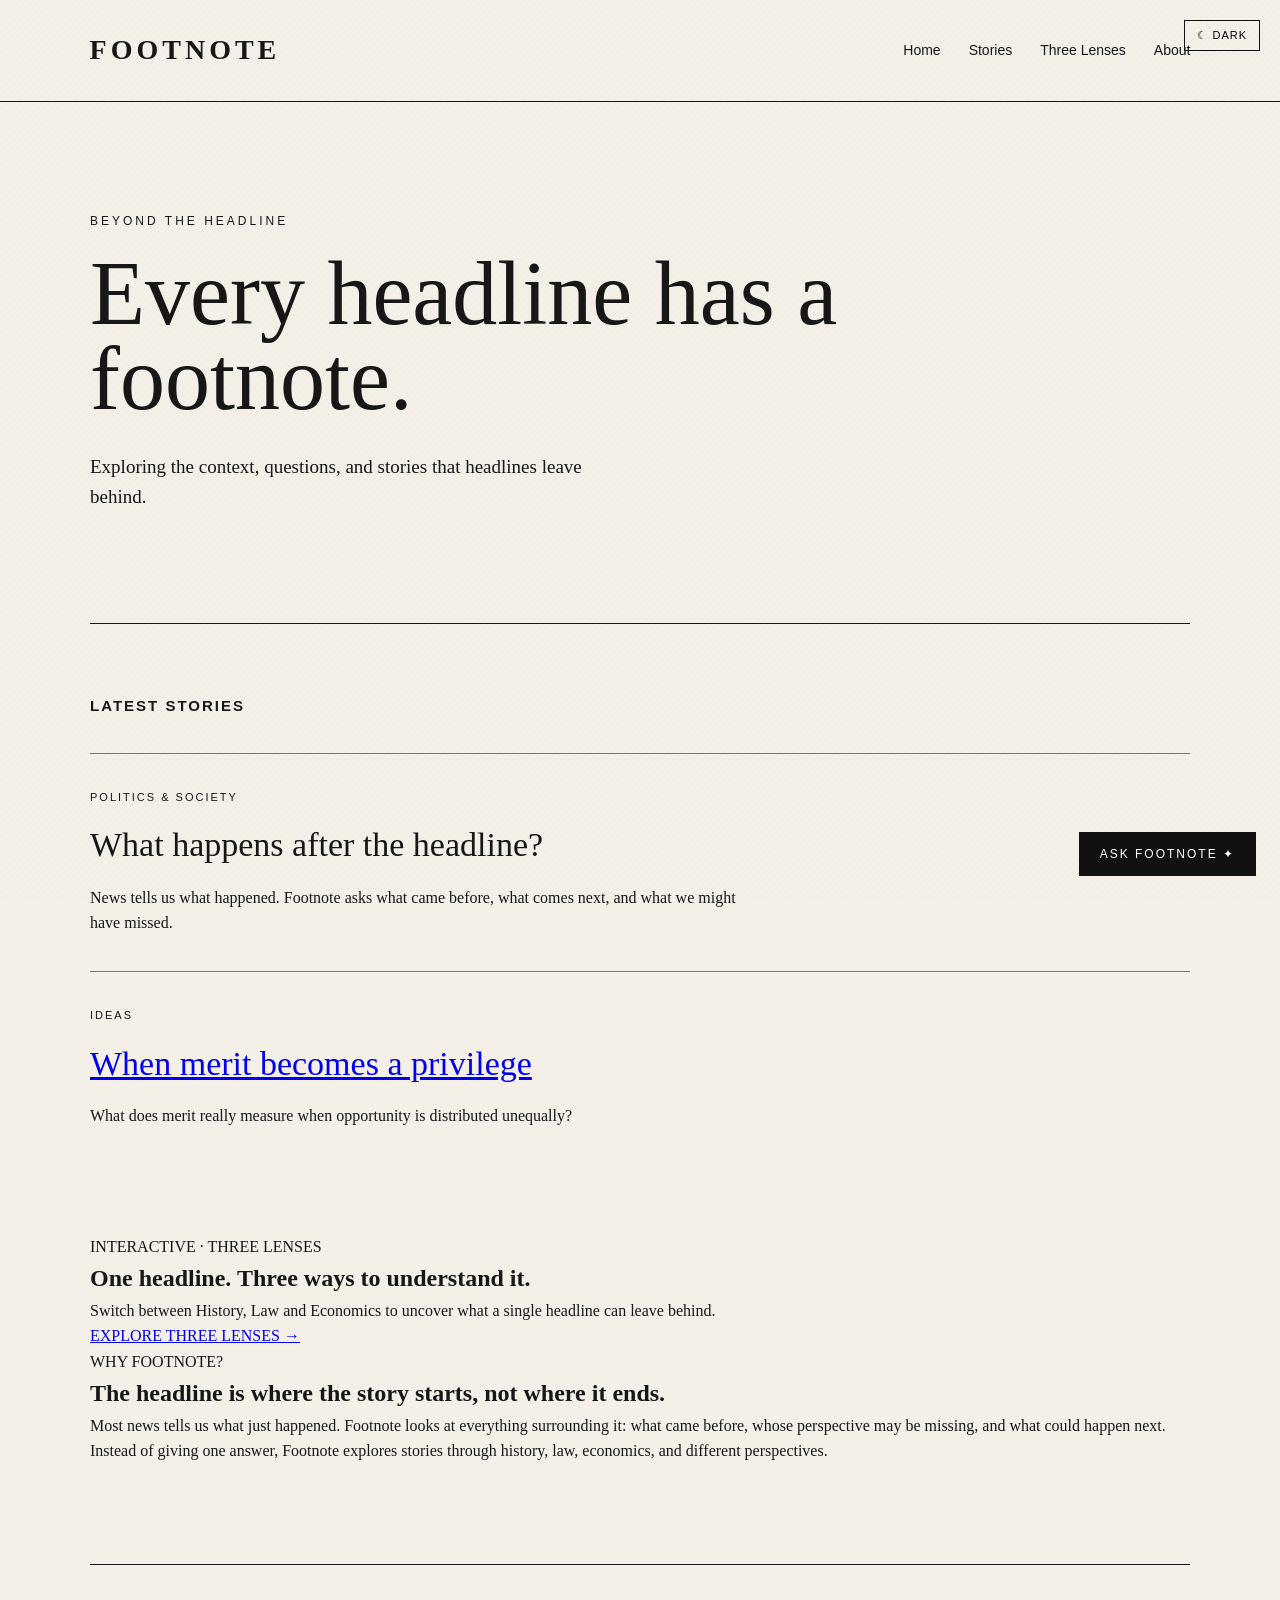
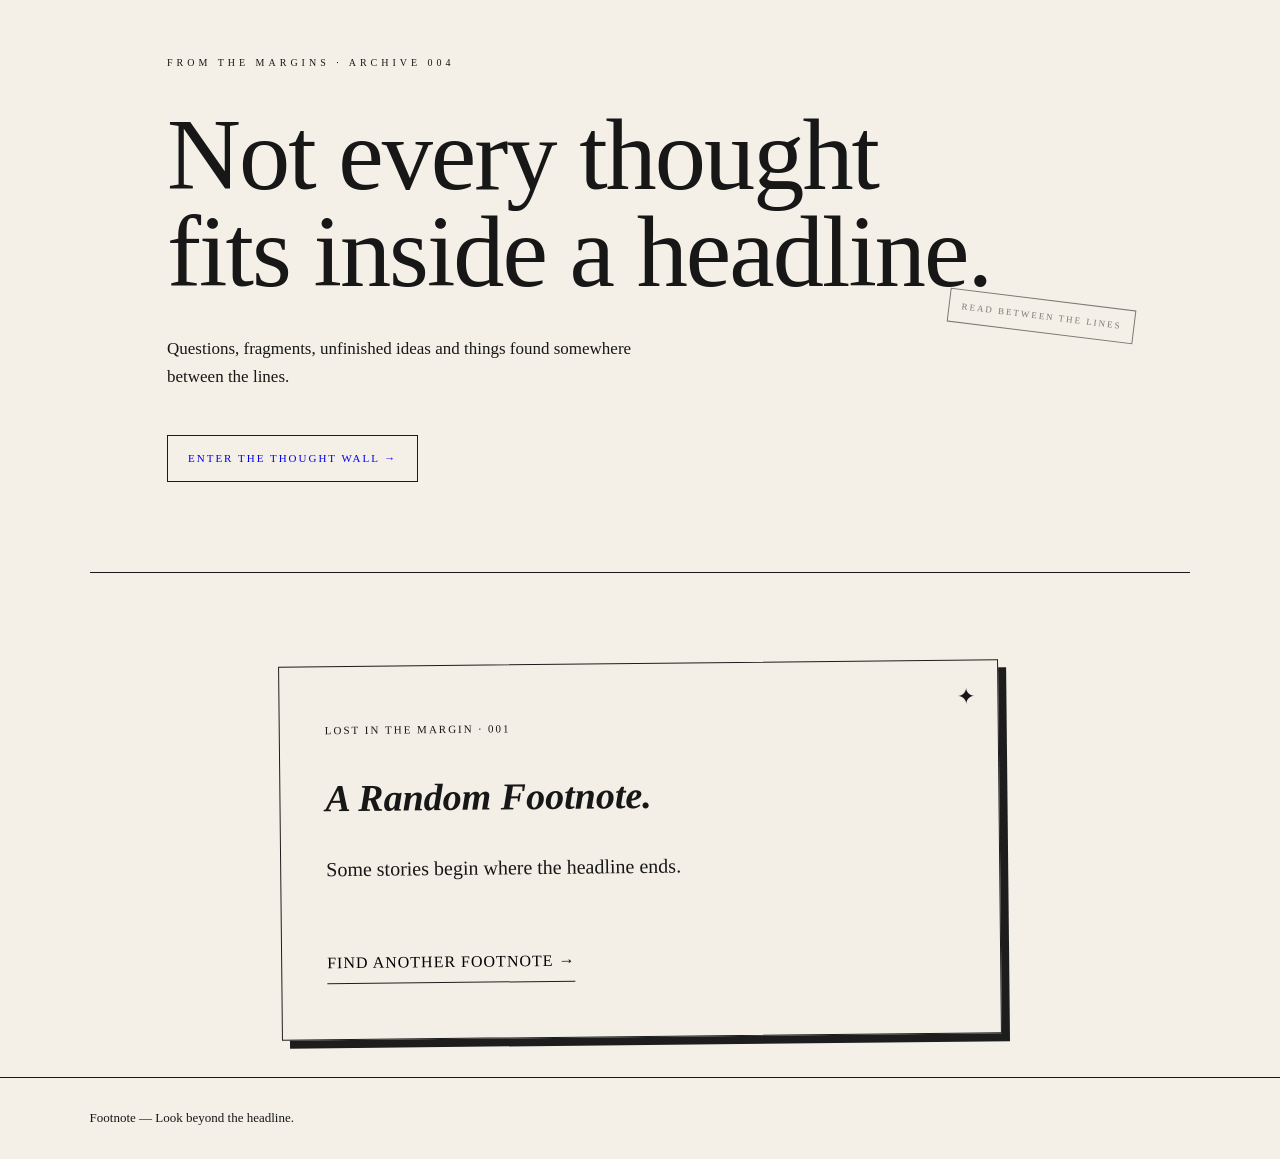
<file: index.html>
<!DOCTYPE html>
<html lang="en">

<head>
  <meta charset="UTF-8">
  <meta name="viewport" content="width=device-width, initial-scale=1.0">
  <title>Footnote</title>
<link rel="stylesheet" href="style.css">
</head>

<body>

  <header>
    <h1>FOOTNOTE</h1>

    <nav>
  <a href="index.html">Home</a>
  <a href="stories.html">Stories</a>
  <a href="lenses.html">Three Lenses</a>
  <a href="about.html">About</a>
</nav> 
  </header>

  <main>

    <section>
      <p>BEYOND THE HEADLINE</p>

      <h2>Every headline has a footnote.</h2>

      <p>
        Exploring the context, questions, and stories
        that headlines leave behind.
      </p>
    </section>

    <section>
      <h2>Latest Stories</h2>

      <article>
        <p>POLITICS & SOCIETY</p>
        <h3>What happens after the headline?</h3>

        <p>
          News tells us what happened. Footnote asks what came before,
          what comes next, and what we might have missed.
        </p>
      </article>

<article>
  <p>IDEAS</p>

  <h3>
    <a href="ideas.html">When merit becomes a privilege</a>
  </h3>

  <p>
    What does merit really measure when opportunity
    is distributed unequally?
  </p>
</article>

    </section>
<section class="featured-lens">
  <p>INTERACTIVE · THREE LENSES</p>

  <h2>One headline. Three ways to understand it.</h2>

  <p>
    Switch between History, Law and Economics to uncover
    what a single headline can leave behind.
  </p>

  <a href="lenses.html">EXPLORE THREE LENSES →</a>
</section><section class="why-footnote">
  <p>WHY FOOTNOTE?</p>

  <h2>The headline is where the story starts, not where it ends.</h2>

  <p>
    Most news tells us what just happened. Footnote looks at everything
    surrounding it: what came before, whose perspective may be missing,
    and what could happen next.
  </p>

  <p>
    Instead of giving one answer, Footnote explores stories through
    history, law, economics, and different perspectives.
  </p>
</section>
</section>

<section class="thought-wall-preview">

  <p class="wall-preview-label">
    FROM THE MARGINS · ARCHIVE 004
  </p>

  <h2>
    Not every thought<br>
    fits inside a headline.
  </h2>

  <p>
    Questions, fragments, unfinished ideas and things
    found somewhere between the lines.
  </p>

  <a href="wall.html" class="wall-enter">
    ENTER THE THOUGHT WALL →
  </a>

</section>
<section class="random-footnote">
  <p class="random-label">LOST IN THE MARGIN · 001</p>

  <h2>A Random Footnote.</h2>

  <p id="random-thought">
    Some stories begin where the headline ends.
  </p>

  <button id="new-footnote" type="button">
    FIND ANOTHER FOOTNOTE →
  </button>
</section>
</main>
  
  <footer>
    <p>Footnote — Look beyond the headline.</p>
  </footer>
<script src="assistant.js"></script>
</body>

</html>
</file>
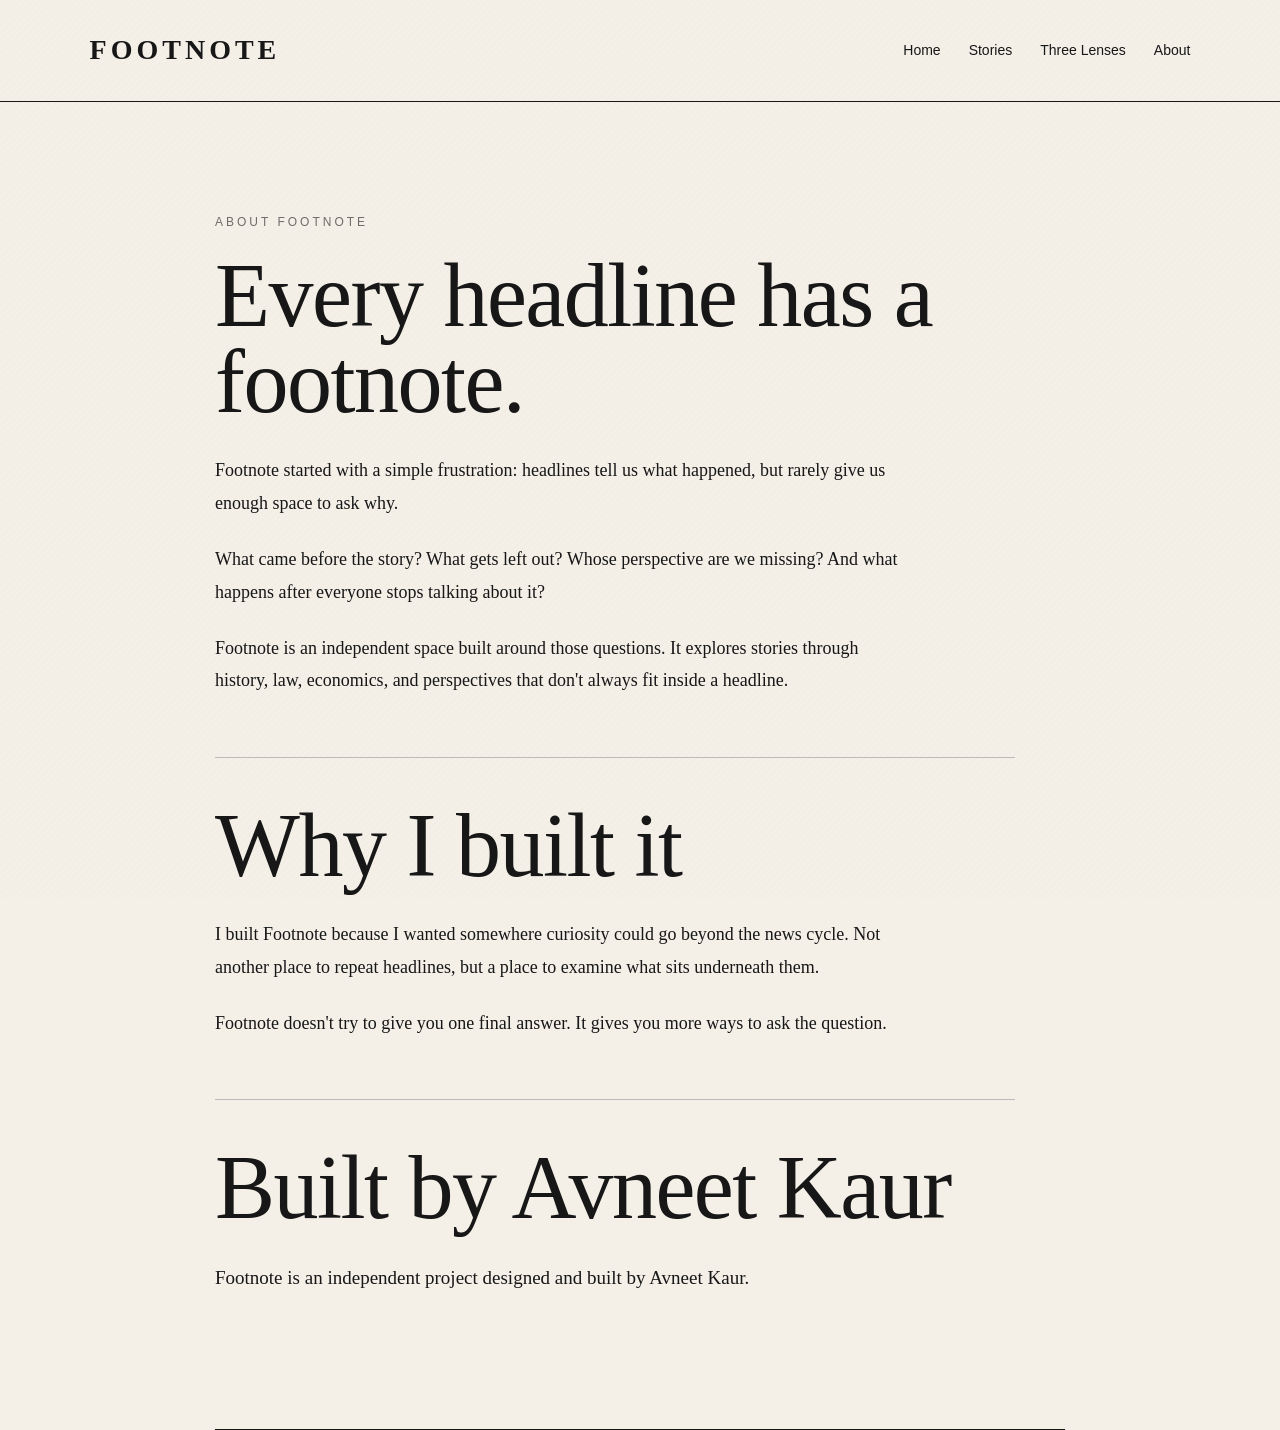
<file: about.html>
<!DOCTYPE html>
<html lang="en">

<head>
  <meta charset="UTF-8">
  <meta name="viewport" content="width=device-width, initial-scale=1.0">
  <title>About — Footnote</title>
  <link rel="stylesheet" href="style.css">
</head>

<body>

<header>
  <h1>FOOTNOTE</h1>

    <nav>
  <a href="index.html">Home</a>
  <a href="stories.html">Stories</a>
  <a href="lenses.html">Three Lenses</a>
  <a href="about.html">About</a>
  </nav>
</header>

<main>

  <section class="about-page">
  <p>ABOUT FOOTNOTE</p>

  <h2>Every headline has a footnote.</h2>

  <p>
    Footnote started with a simple frustration: headlines tell us what
    happened, but rarely give us enough space to ask why.
  </p>

  <p>
    What came before the story? What gets left out? Whose perspective
    are we missing? And what happens after everyone stops talking about it?
  </p>

  <p>
    Footnote is an independent space built around those questions.
    It explores stories through history, law, economics, and perspectives
    that don't always fit inside a headline.
  </p>

  <h2>Why I built it</h2>

  <p>
    I built Footnote because I wanted somewhere curiosity could go
    beyond the news cycle. Not another place to repeat headlines,
    but a place to examine what sits underneath them.
  </p>

  <p>
    Footnote doesn't try to give you one final answer.
    It gives you more ways to ask the question.
  </p>

  <h2>Built by Avneet Kaur</h2>

  <p>
    Footnote is an independent project designed and built by Avneet Kaur.
  </p>
</section>
</file>
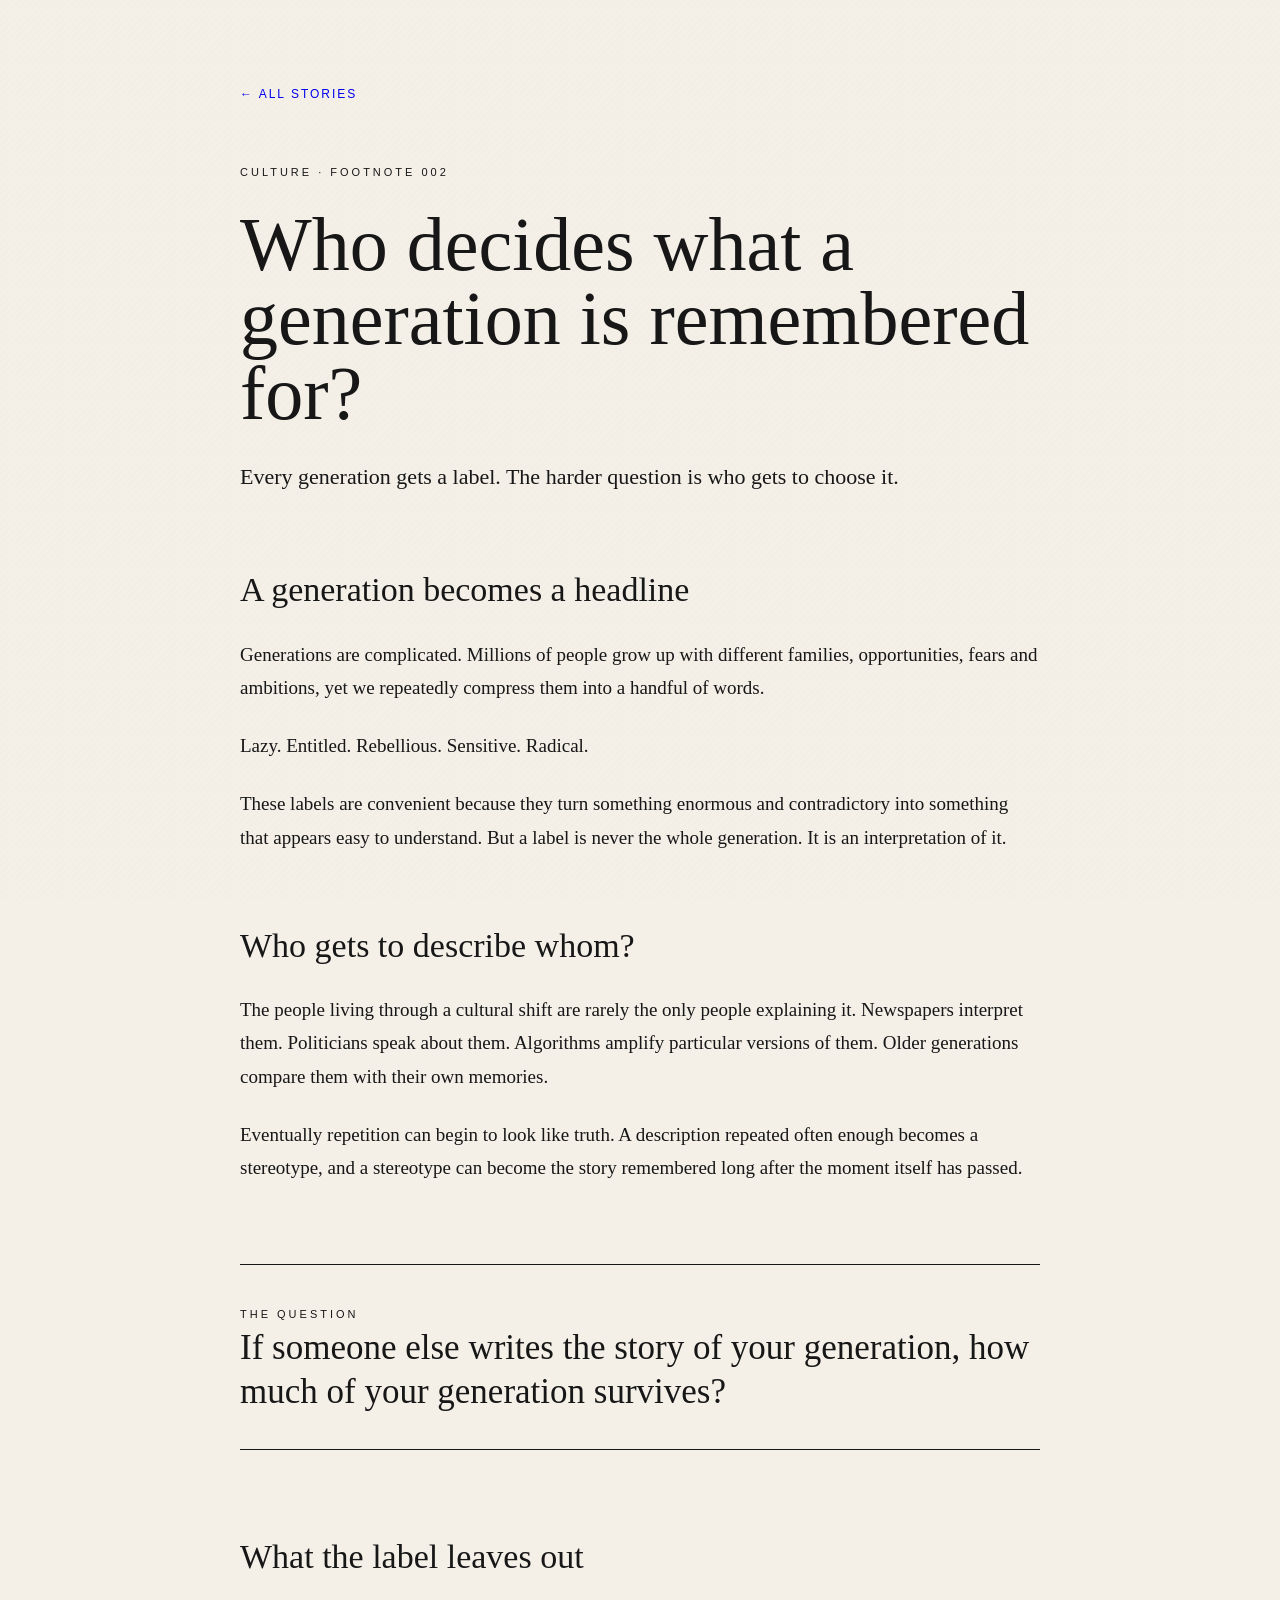
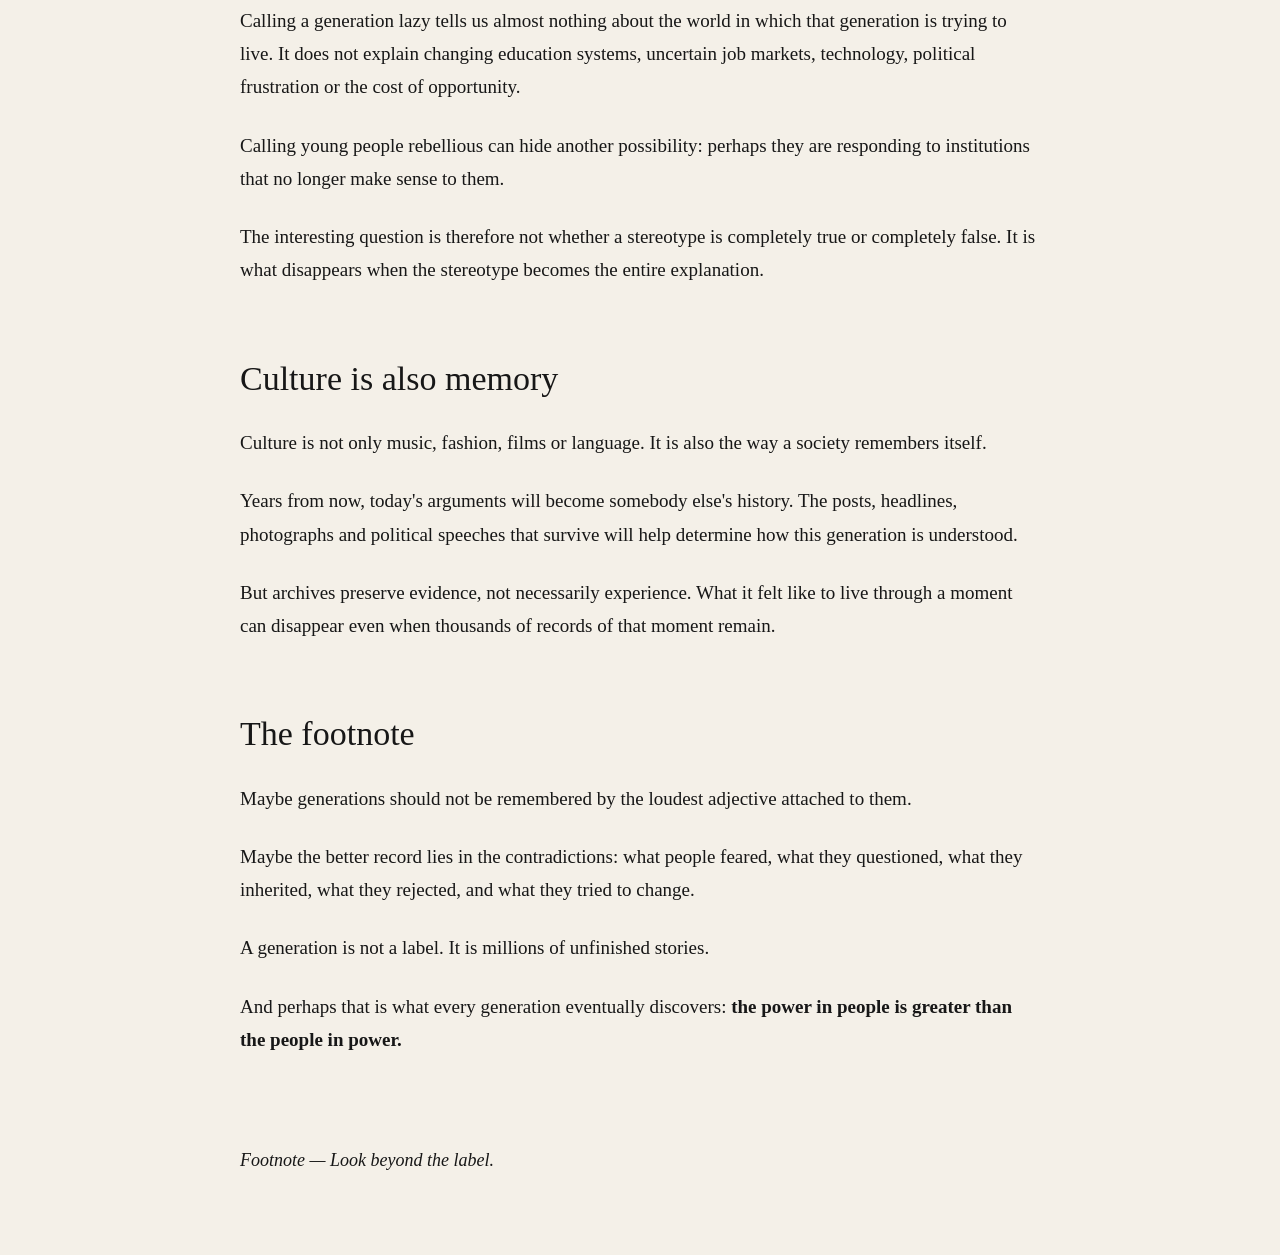
<file: culture.html>
<!DOCTYPE html>
<html lang="en">

<head>
  <meta charset="UTF-8">
  <meta name="viewport" content="width=device-width, initial-scale=1.0">

  <title>Who decides what a generation is remembered for? — Footnote</title>

  <link rel="stylesheet" href="style.css">

  <style>
    .culture-page {
      max-width: 850px;
      margin: auto;
      padding: 80px 25px;
    }

    .back-link {
      display: inline-block;
      margin-bottom: 60px;
      font-family: Arial, sans-serif;
      font-size: 12px;
      letter-spacing: 2px;
      text-decoration: none;
    }

    .category {
      font-family: Arial, sans-serif;
      font-size: 11px;
      letter-spacing: 3px;
      margin-bottom: 25px;
    }

    .culture-page h1 {
      font-size: clamp(42px, 7vw, 76px);
      line-height: 0.98;
      font-weight: normal;
      margin: 0 0 30px;
    }

    .standfirst {
      font-size: 22px;
      line-height: 1.5;
      margin-bottom: 70px;
      max-width: 700px;
    }

    .story-block {
      margin: 65px 0;
    }

    .story-block h2 {
      font-size: 34px;
      font-weight: normal;
      margin-bottom: 20px;
    }

    .story-block p {
      font-size: 19px;
      line-height: 1.75;
      margin-bottom: 25px;
    }

    .question {
      margin: 80px 0;
      padding: 35px 0;
      border-top: 1px solid;
      border-bottom: 1px solid;
    }

    .question span {
      font-family: Arial, sans-serif;
      font-size: 11px;
      letter-spacing: 3px;
    }

    .question h2 {
      font-size: 35px;
      font-weight: normal;
      line-height: 1.25;
    }

    .footnote {
      margin-top: 90px;
      font-style: italic;
      font-size: 18px;
    }
  </style>
</head>

<body>

  <main class="culture-page">

    <a class="back-link" href="stories.html">← ALL STORIES</a>

    <p class="category">CULTURE · FOOTNOTE 002</p>

    <h1>Who decides what a generation is remembered for?</h1>

    <p class="standfirst">
      Every generation gets a label. The harder question is who gets
      to choose it.
    </p>

    <section class="story-block">
      <h2>A generation becomes a headline</h2>

      <p>
        Generations are complicated. Millions of people grow up with
        different families, opportunities, fears and ambitions, yet we
        repeatedly compress them into a handful of words.
      </p>

      <p>
        Lazy. Entitled. Rebellious. Sensitive. Radical.
      </p>

      <p>
        These labels are convenient because they turn something enormous
        and contradictory into something that appears easy to understand.
        But a label is never the whole generation. It is an interpretation
        of it.
      </p>
    </section>

    <section class="story-block">
      <h2>Who gets to describe whom?</h2>

      <p>
        The people living through a cultural shift are rarely the only
        people explaining it. Newspapers interpret them. Politicians speak
        about them. Algorithms amplify particular versions of them.
        Older generations compare them with their own memories.
      </p>

      <p>
        Eventually repetition can begin to look like truth. A description
        repeated often enough becomes a stereotype, and a stereotype can
        become the story remembered long after the moment itself has passed.
      </p>
    </section>

    <div class="question">
      <span>THE QUESTION</span>

      <h2>
        If someone else writes the story of your generation,
        how much of your generation survives?
      </h2>
    </div>

    <section class="story-block">
      <h2>What the label leaves out</h2>

      <p>
        Calling a generation lazy tells us almost nothing about the world
        in which that generation is trying to live. It does not explain
        changing education systems, uncertain job markets, technology,
        political frustration or the cost of opportunity.
      </p>

      <p>
        Calling young people rebellious can hide another possibility:
        perhaps they are responding to institutions that no longer make
        sense to them.
      </p>

      <p>
        The interesting question is therefore not whether a stereotype is
        completely true or completely false. It is what disappears when
        the stereotype becomes the entire explanation.
      </p>
    </section>

    <section class="story-block">
      <h2>Culture is also memory</h2>

      <p>
        Culture is not only music, fashion, films or language. It is also
        the way a society remembers itself.
      </p>

      <p>
        Years from now, today's arguments will become somebody else's
        history. The posts, headlines, photographs and political speeches
        that survive will help determine how this generation is understood.
      </p>

      <p>
        But archives preserve evidence, not necessarily experience.
        What it felt like to live through a moment can disappear even when
        thousands of records of that moment remain.
      </p>
    </section>

    <section class="story-block">
      <h2>The footnote</h2>

      <p>
        Maybe generations should not be remembered by the loudest adjective
        attached to them.
      </p>

      <p>
        Maybe the better record lies in the contradictions: what people
        feared, what they questioned, what they inherited, what they rejected,
        and what they tried to change.
      </p>

      <p>
        A generation is not a label. It is millions of unfinished stories.
      </p>

      <p>
        And perhaps that is what every generation eventually discovers:
        <strong>
          the power in people is greater than the people in power.
        </strong>
      </p>
    </section>

    <p class="footnote">
      Footnote — Look beyond the label.
    </p>

  </main>

</body>

</html>
</file>
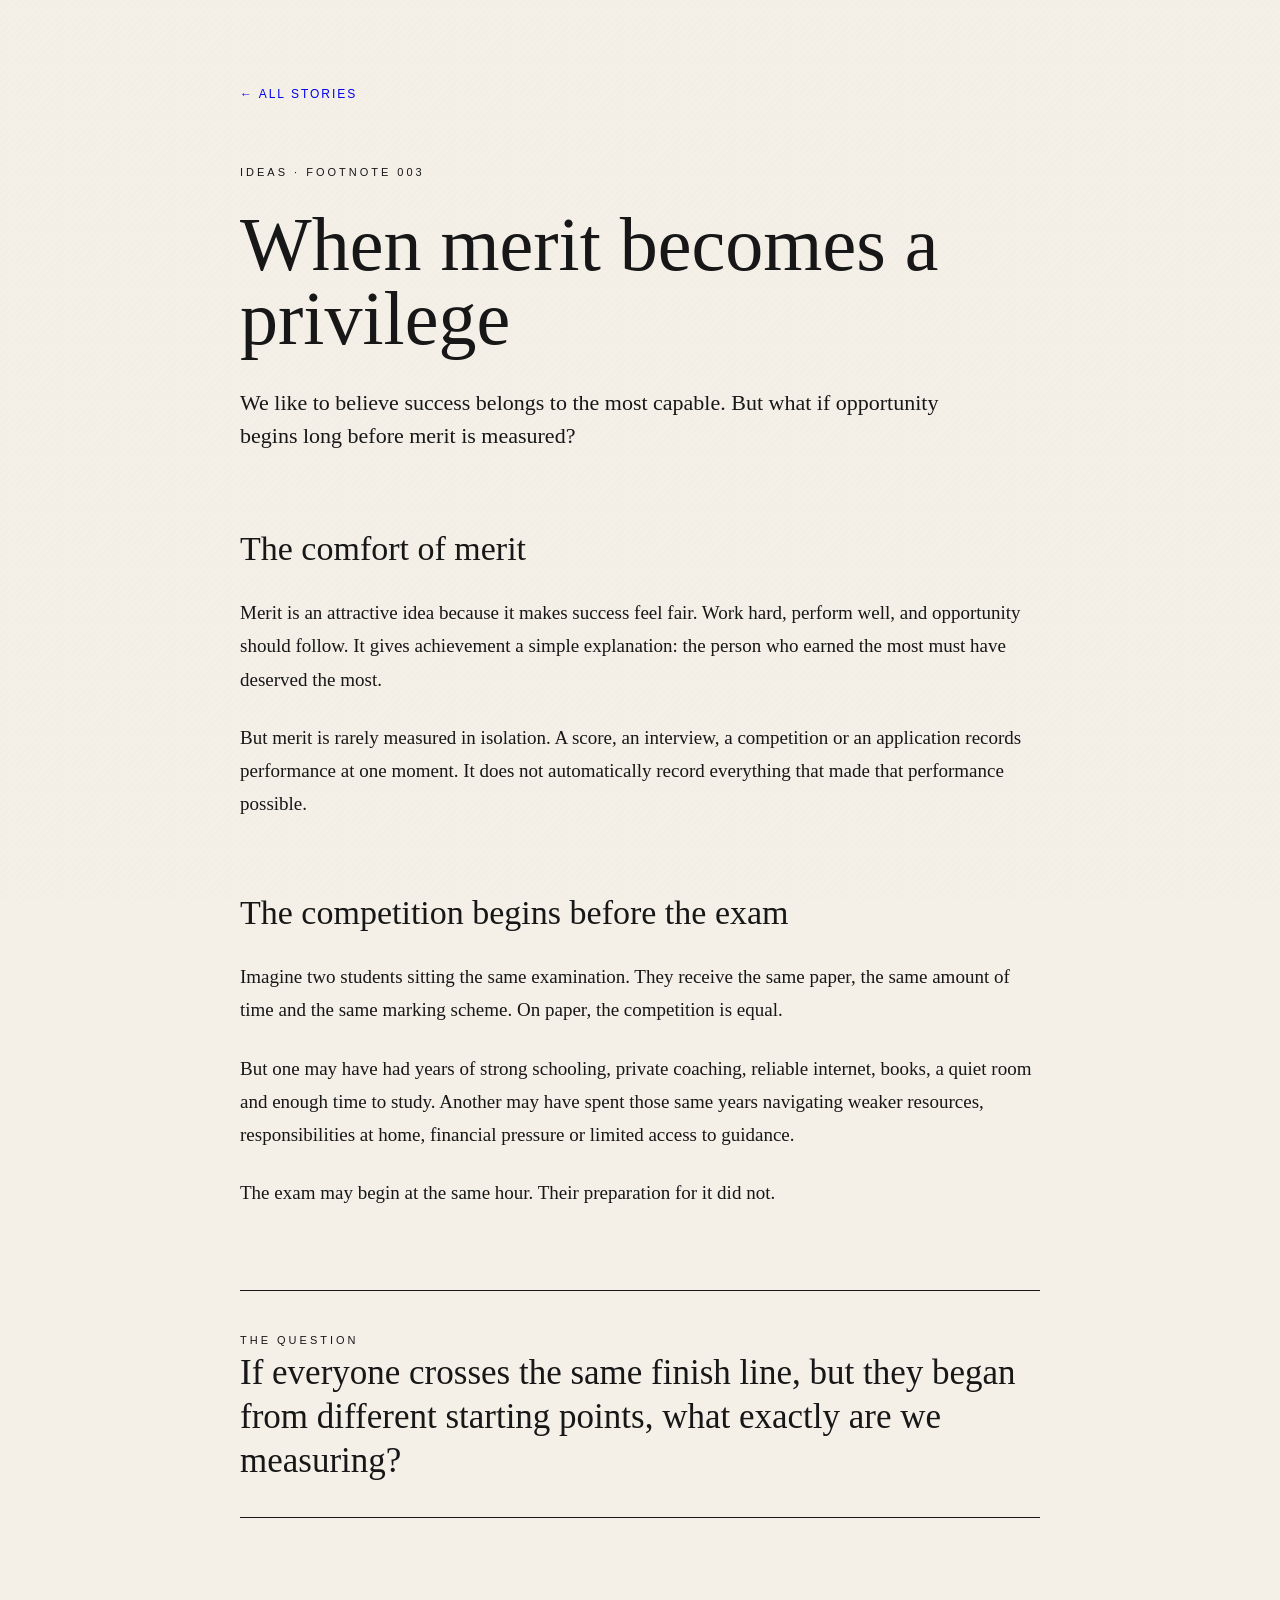
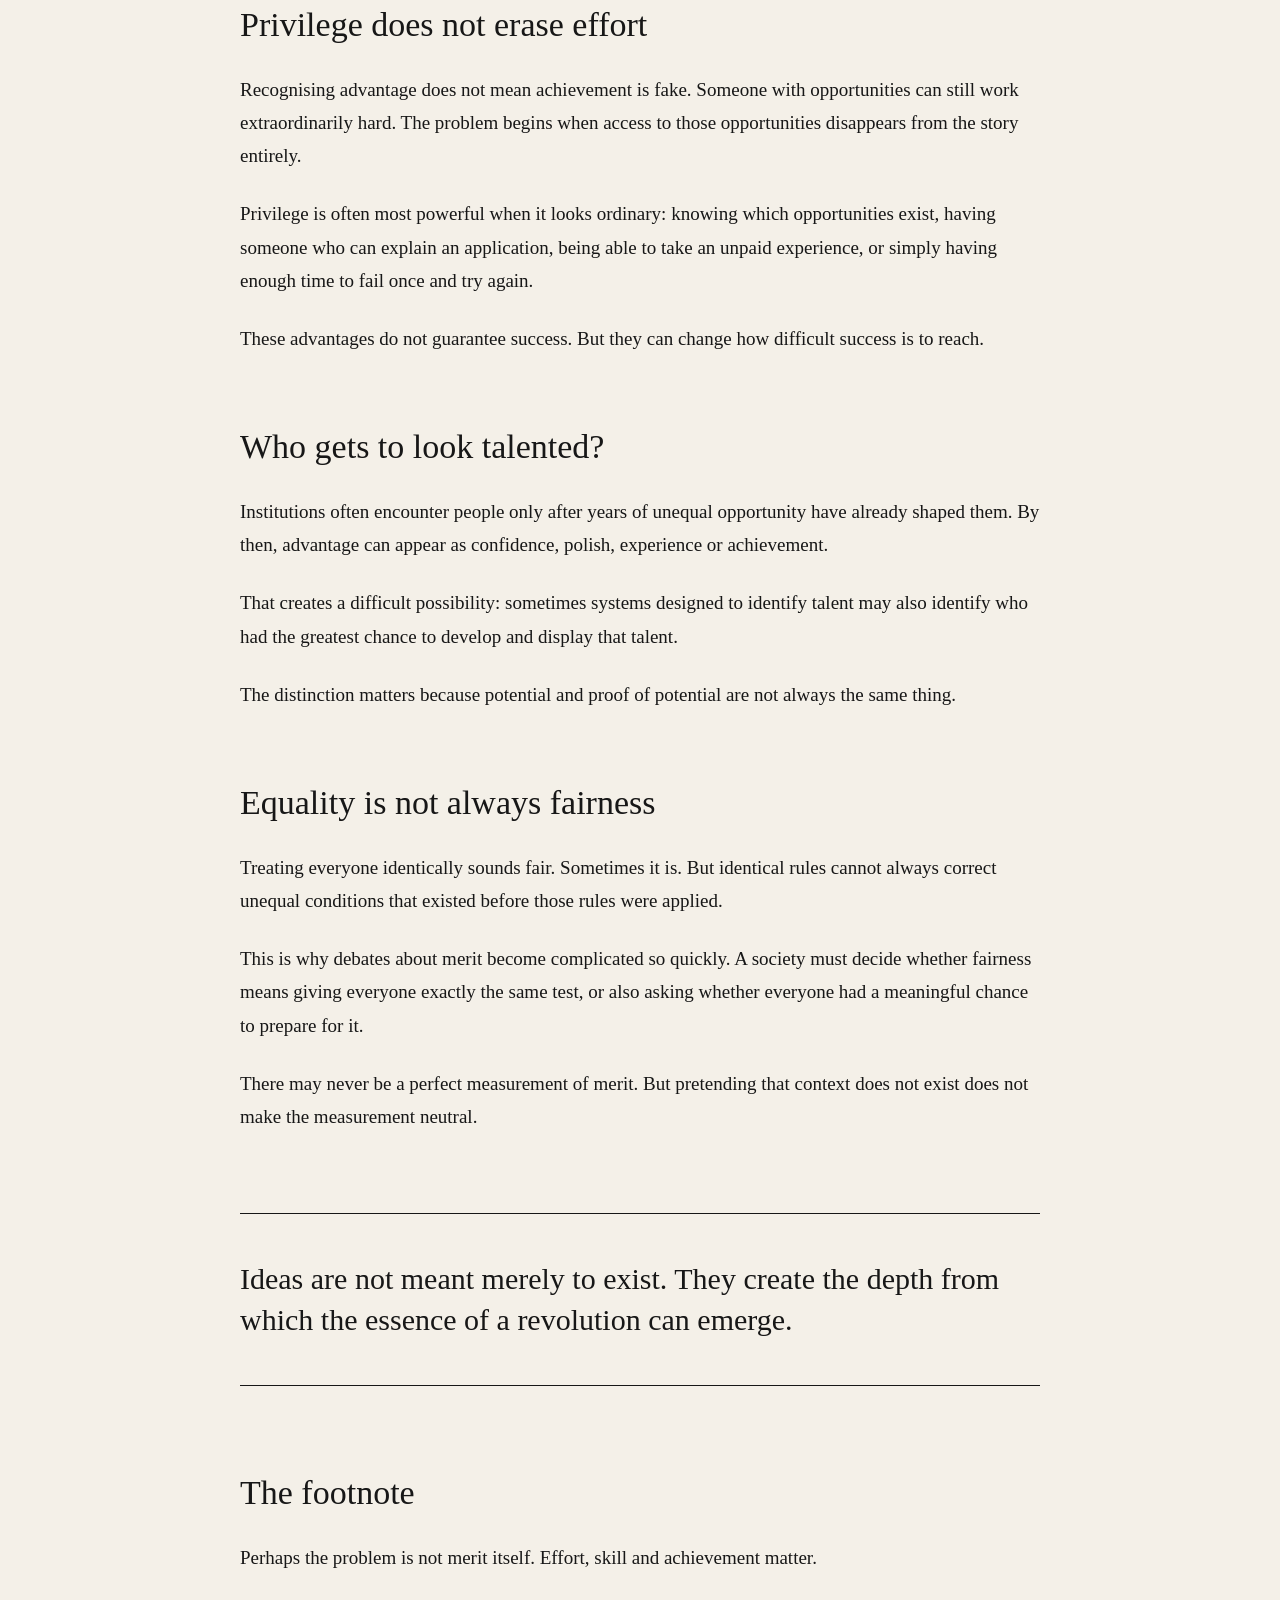
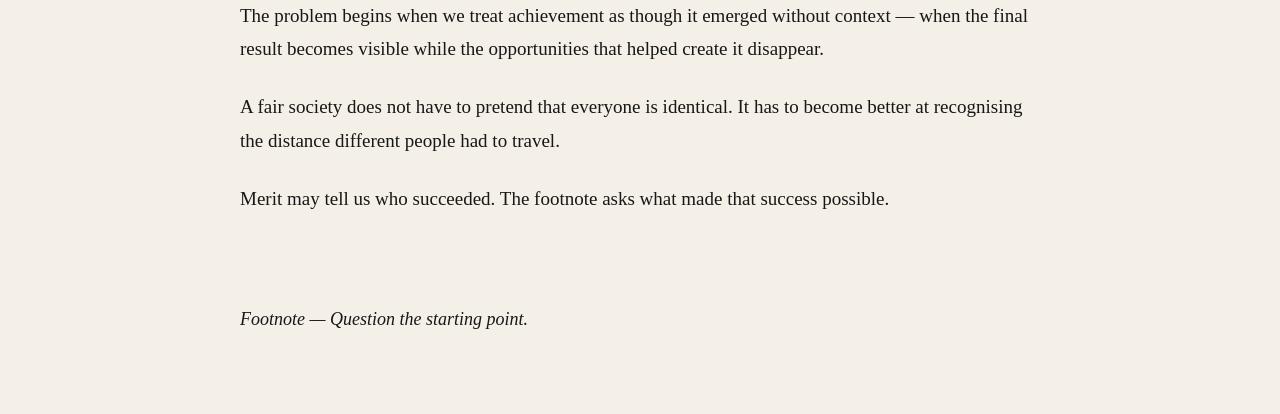
<file: ideas.html>
<!DOCTYPE html>
<html lang="en">

<head>
  <meta charset="UTF-8">
  <meta name="viewport" content="width=device-width, initial-scale=1.0">

  <title>When Merit Becomes a Privilege — Footnote</title>

  <link rel="stylesheet" href="style.css">

  <style>
    .ideas-page {
      max-width: 850px;
      margin: auto;
      padding: 80px 25px;
    }

    .back-link {
      display: inline-block;
      margin-bottom: 60px;
      font-family: Arial, sans-serif;
      font-size: 12px;
      letter-spacing: 2px;
      text-decoration: none;
    }

    .category {
      font-family: Arial, sans-serif;
      font-size: 11px;
      letter-spacing: 3px;
      margin-bottom: 25px;
    }

    .ideas-page h1 {
      font-size: clamp(42px, 7vw, 76px);
      line-height: 0.98;
      font-weight: normal;
      margin: 0 0 30px;
    }

    .standfirst {
      font-size: 22px;
      line-height: 1.5;
      margin-bottom: 70px;
      max-width: 700px;
    }

    .story-block {
      margin: 65px 0;
    }

    .story-block h2 {
      font-size: 34px;
      font-weight: normal;
      margin-bottom: 20px;
    }

    .story-block p {
      font-size: 19px;
      line-height: 1.75;
      margin-bottom: 25px;
    }

    .question {
      margin: 80px 0;
      padding: 35px 0;
      border-top: 1px solid;
      border-bottom: 1px solid;
    }

    .question span {
      font-family: Arial, sans-serif;
      font-size: 11px;
      letter-spacing: 3px;
    }

    .question h2 {
      font-size: 35px;
      font-weight: normal;
      line-height: 1.25;
    }

    .idea-statement {
      margin: 80px 0;
      padding: 45px 0;
      border-top: 1px solid;
      border-bottom: 1px solid;
    }

    .idea-statement p {
      font-size: 30px;
      line-height: 1.35;
      margin: 0;
    }

    .footnote {
      margin-top: 90px;
      font-style: italic;
      font-size: 18px;
    }
  </style>
</head>

<body>

  <main class="ideas-page">

    <a class="back-link" href="stories.html">← ALL STORIES</a>

    <p class="category">IDEAS · FOOTNOTE 003</p>

    <h1>When merit becomes a privilege</h1>

    <p class="standfirst">
      We like to believe success belongs to the most capable.
      But what if opportunity begins long before merit is measured?
    </p>


    <section class="story-block">

      <h2>The comfort of merit</h2>

      <p>
        Merit is an attractive idea because it makes success feel fair.
        Work hard, perform well, and opportunity should follow.
        It gives achievement a simple explanation: the person who earned
        the most must have deserved the most.
      </p>

      <p>
        But merit is rarely measured in isolation. A score, an interview,
        a competition or an application records performance at one moment.
        It does not automatically record everything that made that
        performance possible.
      </p>

    </section>


    <section class="story-block">

      <h2>The competition begins before the exam</h2>

      <p>
        Imagine two students sitting the same examination.
        They receive the same paper, the same amount of time and
        the same marking scheme. On paper, the competition is equal.
      </p>

      <p>
        But one may have had years of strong schooling, private coaching,
        reliable internet, books, a quiet room and enough time to study.
        Another may have spent those same years navigating weaker resources,
        responsibilities at home, financial pressure or limited access
        to guidance.
      </p>

      <p>
        The exam may begin at the same hour.
        Their preparation for it did not.
      </p>

    </section>


    <div class="question">

      <span>THE QUESTION</span>

      <h2>
        If everyone crosses the same finish line,
        but they began from different starting points,
        what exactly are we measuring?
      </h2>

    </div>


    <section class="story-block">

      <h2>Privilege does not erase effort</h2>

      <p>
        Recognising advantage does not mean achievement is fake.
        Someone with opportunities can still work extraordinarily hard.
        The problem begins when access to those opportunities disappears
        from the story entirely.
      </p>

      <p>
        Privilege is often most powerful when it looks ordinary:
        knowing which opportunities exist, having someone who can explain
        an application, being able to take an unpaid experience, or simply
        having enough time to fail once and try again.
      </p>

      <p>
        These advantages do not guarantee success.
        But they can change how difficult success is to reach.
      </p>

    </section>


    <section class="story-block">

      <h2>Who gets to look talented?</h2>

      <p>
        Institutions often encounter people only after years of unequal
        opportunity have already shaped them. By then, advantage can appear
        as confidence, polish, experience or achievement.
      </p>

      <p>
        That creates a difficult possibility: sometimes systems designed
        to identify talent may also identify who had the greatest chance
        to develop and display that talent.
      </p>

      <p>
        The distinction matters because potential and proof of potential
        are not always the same thing.
      </p>

    </section>


    <section class="story-block">

      <h2>Equality is not always fairness</h2>

      <p>
        Treating everyone identically sounds fair. Sometimes it is.
        But identical rules cannot always correct unequal conditions
        that existed before those rules were applied.
      </p>

      <p>
        This is why debates about merit become complicated so quickly.
        A society must decide whether fairness means giving everyone
        exactly the same test, or also asking whether everyone had
        a meaningful chance to prepare for it.
      </p>

      <p>
        There may never be a perfect measurement of merit.
        But pretending that context does not exist does not make
        the measurement neutral.
      </p>

    </section>


    <div class="idea-statement">

      <p>
        Ideas are not meant merely to exist.
        They create the depth from which the essence
        of a revolution can emerge.
      </p>

    </div>


    <section class="story-block">

      <h2>The footnote</h2>

      <p>
        Perhaps the problem is not merit itself.
        Effort, skill and achievement matter.
      </p>

      <p>
        The problem begins when we treat achievement as though it emerged
        without context — when the final result becomes visible while the
        opportunities that helped create it disappear.
      </p>

      <p>
        A fair society does not have to pretend that everyone is identical.
        It has to become better at recognising the distance different people
        had to travel.
      </p>

      <p>
        Merit may tell us who succeeded.
        The footnote asks what made that success possible.
      </p>

    </section>


    <p class="footnote">
      Footnote — Question the starting point.
    </p>

  </main>

</body>

</html>
</file>
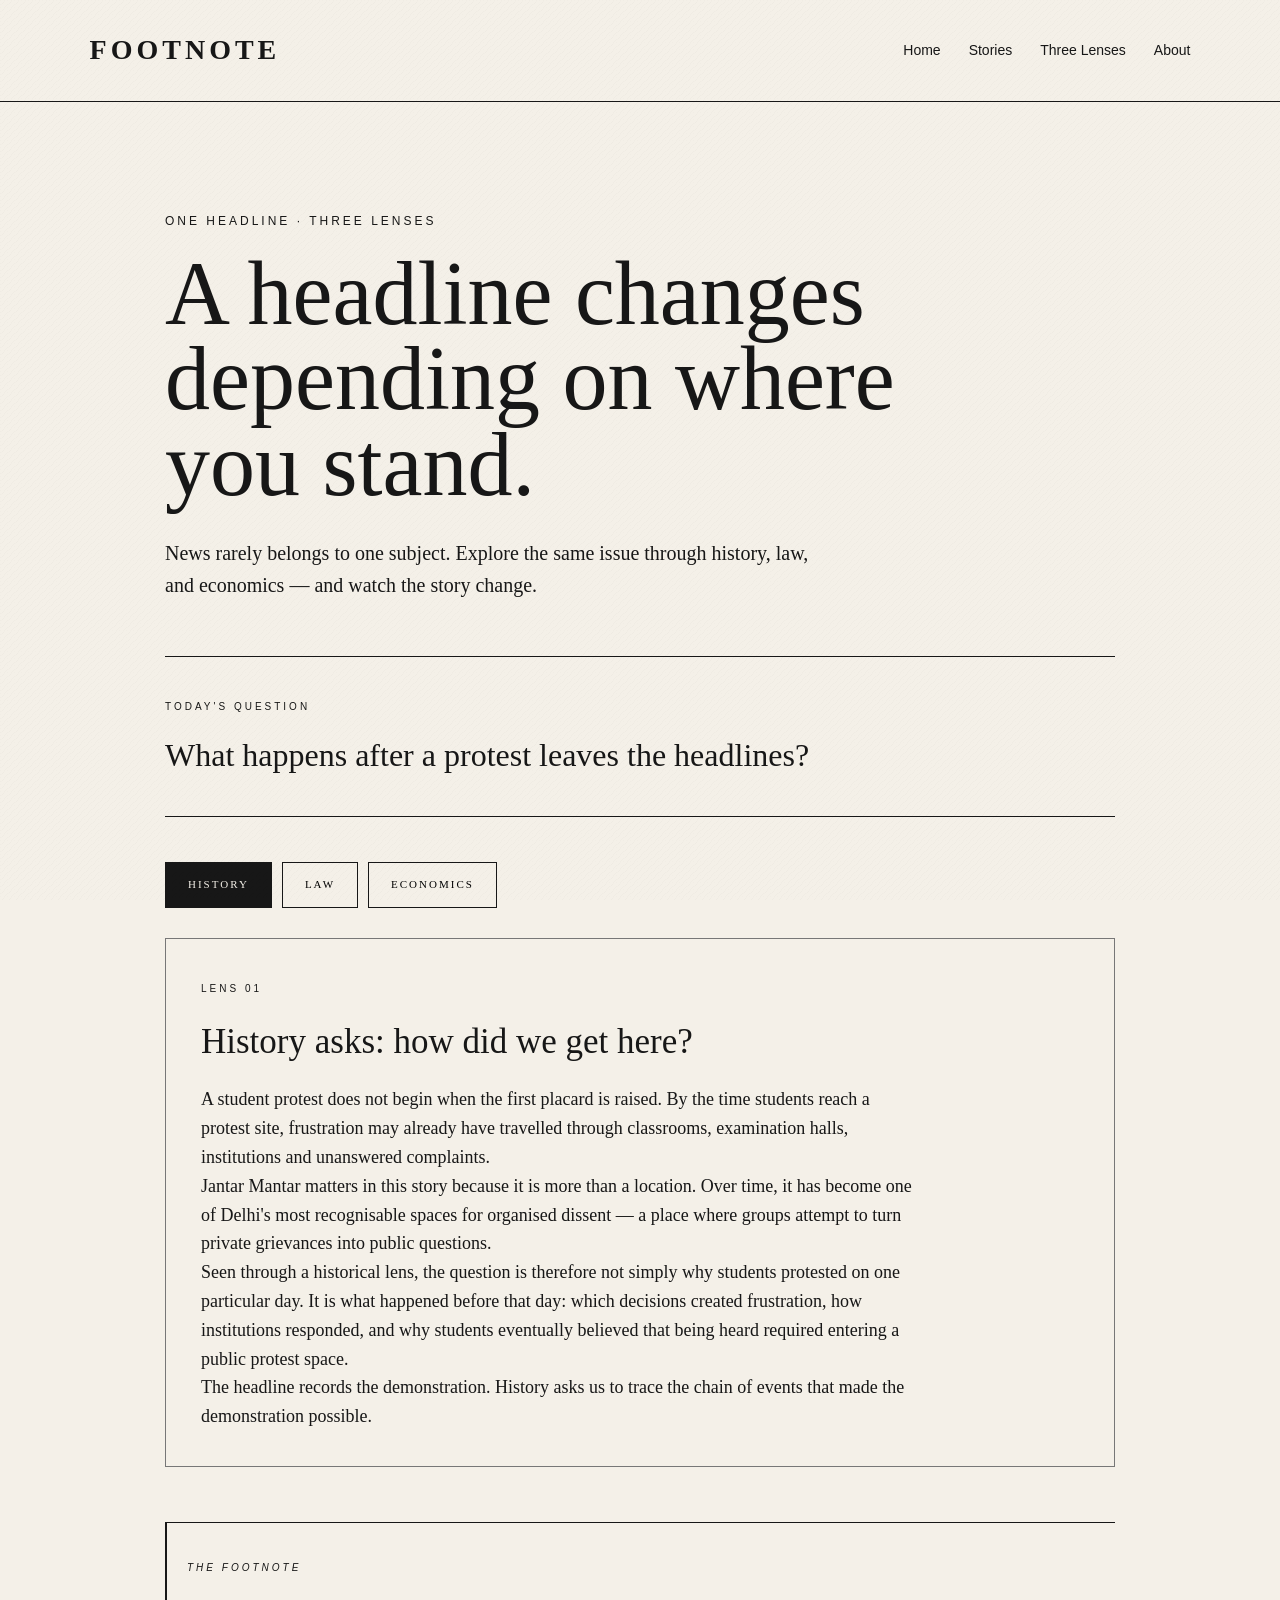
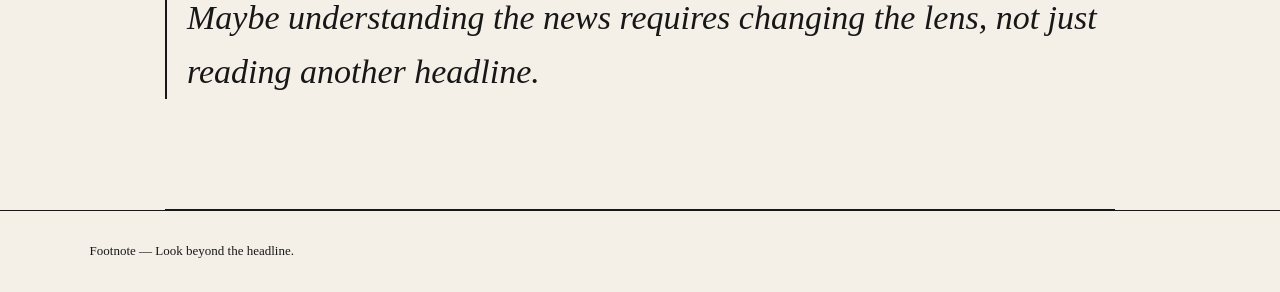
<file: lenses.html>
<!DOCTYPE html>
<html lang="en">

<head>
  <meta charset="UTF-8">
  <meta name="viewport" content="width=device-width, initial-scale=1.0">
  <title>Three Lenses — Footnote</title>
  <link rel="stylesheet" href="style.css">

  <style>
    .lens-page {
      max-width: 950px;
      margin: auto;
      padding: 80px 0;
    }

    .eyebrow {
      font-family: Arial, sans-serif;
      font-size: 11px;
      letter-spacing: 3px;
      margin-bottom: 20px;
    }

    .lens-page h2 {
      font-size: clamp(48px, 8vw, 85px);
      font-weight: normal;
      line-height: 0.95;
      margin-bottom: 30px;
    }

    .intro {
      max-width: 650px;
      font-size: 20px;
      margin-bottom: 55px;
    }

    .headline-box {
      border-top: 1px solid #171717;
      border-bottom: 1px solid #171717;
      padding: 35px 0;
      margin-bottom: 45px;
    }

    .headline-box span {
      font-family: Arial, sans-serif;
      font-size: 10px;
      letter-spacing: 3px;
    }

    .headline-box h3 {
      font-size: 32px;
      font-weight: normal;
      margin-top: 12px;
    }

    .lens-buttons {
      display: flex;
      gap: 10px;
      flex-wrap: wrap;
      margin-bottom: 30px;
    }

    .lens-button {
      background: transparent;
      border: 1px solid #171717;
      padding: 13px 22px;
      cursor: pointer;
      font-size: 11px;
      letter-spacing: 2px;
    }

    .lens-button.active {
      background: #171717;
      color: #f4f0e8;
    }

    .lens-content {
      display: none;
      padding: 35px;
      border: 1px solid #777;
      min-height: 250px;
    }

    .lens-content.active {
      display: block;
    }

    .lens-content span {
      font-family: Arial, sans-serif;
      font-size: 10px;
      letter-spacing: 3px;
    }

    .lens-content h3 {
      font-size: 35px;
      font-weight: normal;
      margin: 15px 0;
    }

    .lens-content p {
      font-size: 18px;
      max-width: 720px;
    }

    .lens-question {
      margin-top: 55px;
      padding-top: 30px;
      border-top: 1px solid #171717;
    }

    .lens-question span {
      font-family: Arial, sans-serif;
      font-size: 10px;
      letter-spacing: 3px;
    }

    .lens-question h3 {
      font-size: 34px;
      font-weight: normal;
      margin-top: 12px;
    }

    @media (max-width: 600px) {
      .lens-page {
        padding: 50px 0;
      }

      .lens-content {
        padding: 25px;
      }
    }
  </style>
</head>

<body>

<header>
  <h1>FOOTNOTE</h1>

  <nav>
    <a href="index.html">Home</a>
    <a href="stories.html">Stories</a>
    <a href="lenses.html">Three Lenses</a>
    <a href="about.html">About</a>
  </nav>
</header>

<main>

  <section class="lens-page">

    <p class="eyebrow">ONE HEADLINE · THREE LENSES</p>

    <h2>A headline changes depending on where you stand.</h2>

    <p class="intro">
      News rarely belongs to one subject. Explore the same issue through
      history, law, and economics — and watch the story change.
    </p>

    <div class="headline-box">
      <span>TODAY'S QUESTION</span>
      <h3>What happens after a protest leaves the headlines?</h3>
    </div>

    <div class="lens-buttons">
      <button class="lens-button active" onclick="showLens('history', this)">
        HISTORY
      </button>

      <button class="lens-button" onclick="showLens('law', this)">
        LAW
      </button>

      <button class="lens-button" onclick="showLens('economics', this)">
        ECONOMICS
      </button>
    </div>

    <div id="history" class="lens-content active">
  <span>LENS 01</span>
  <h3>History asks: how did we get here?</h3>

  <p>
    A student protest does not begin when the first placard is raised.
    By the time students reach a protest site, frustration may already
    have travelled through classrooms, examination halls, institutions
    and unanswered complaints.
  </p>

  <p>
    Jantar Mantar matters in this story because it is more than a location.
    Over time, it has become one of Delhi's most recognisable spaces for
    organised dissent — a place where groups attempt to turn private
    grievances into public questions.
  </p>

  <p>
    Seen through a historical lens, the question is therefore not simply
    why students protested on one particular day. It is what happened
    before that day: which decisions created frustration, how institutions
    responded, and why students eventually believed that being heard
    required entering a public protest space.
  </p>

  <p>
    The headline records the demonstration. History asks us to trace
    the chain of events that made the demonstration possible.
  </p>
</div>

<div id="law" class="lens-content">
  <span>LENS 02</span>
  <h3>Law asks: what can actually change?</h3>

  <p>
    Protest can create pressure, but pressure alone does not rewrite a system.
    For a demand to survive beyond the demonstration, it often has to move
    through institutions: ministries, courts, legislation, regulation and
    public policy.
  </p>

  <p>
    This matters especially when a protest concerns education. Decisions about
    examinations, admissions or educational policy are not made only in the
    street. They involve governments, education authorities and ministers such
    as Dharmendra Pradhan, whose decisions can affect millions of students.
    A legal lens therefore asks not only whether students were heard, but
    whether their demands produced an institutional response.
  </p>

  <p>
    The same lens also asks what powers the state uses when responding to
    dissent. When protesters are detained, restricted or removed from a protest
    site, questions of constitutional freedoms, public order and state authority
    become part of the story.
  </p>

  <p>
    A headline can tell us that a protest happened. Law asks the harder
    question: what mechanism exists to turn that pressure into something
    enforceable?
  </p>
</div>

<div id="economics" class="lens-content">
  <span>LENS 03</span>
  <h3>Economics asks: who bears the cost?</h3>

  <p>
    Political decisions are also economic decisions. Changes in education,
    examinations and public policy distribute opportunities unevenly.
    A decision that appears administrative on paper can determine who gets
    access to a university, who must spend another year preparing, and which
    students can afford to absorb that uncertainty.
  </p>

  <p>
    This is why the economic story of a student protest extends beyond fees.
    Families spend money on coaching, applications, travel and preparation,
    while students invest something harder to measure: time. When an
    examination system becomes uncertain, those costs do not fall equally.
    Students with greater financial security can often adapt more easily than
    those already working with limited resources.
  </p>

  <p>
    Protest itself also carries a cost. Time spent organising, travelling and
    demanding institutional attention is time taken away from study, work and
    ordinary life. Meanwhile, the institutions being challenged often have
    far greater resources and the ability to simply wait for public attention
    to move elsewhere.
  </p>

  <p>
    So economics asks a question the headline rarely does: when a system
    fails, who can afford to wait for it to be fixed — and who cannot?
  </p>
</div>

    <div class="lens-question">
      <span>THE FOOTNOTE</span>
      <h3>
        Maybe understanding the news requires changing the lens,
        not just reading another headline.
      </h3>
    </div>

  </section>

</main>

<footer>
  <p>Footnote — Look beyond the headline.</p>
</footer>

<script>
  function showLens(lensId, button) {
    const lenses = document.querySelectorAll(".lens-content");
    const buttons = document.querySelectorAll(".lens-button");

    lenses.forEach(lens => lens.classList.remove("active"));
    buttons.forEach(btn => btn.classList.remove("active"));

    document.getElementById(lensId).classList.add("active");
    button.classList.add("active");
  }
</script>

</body>
</html>
</file>
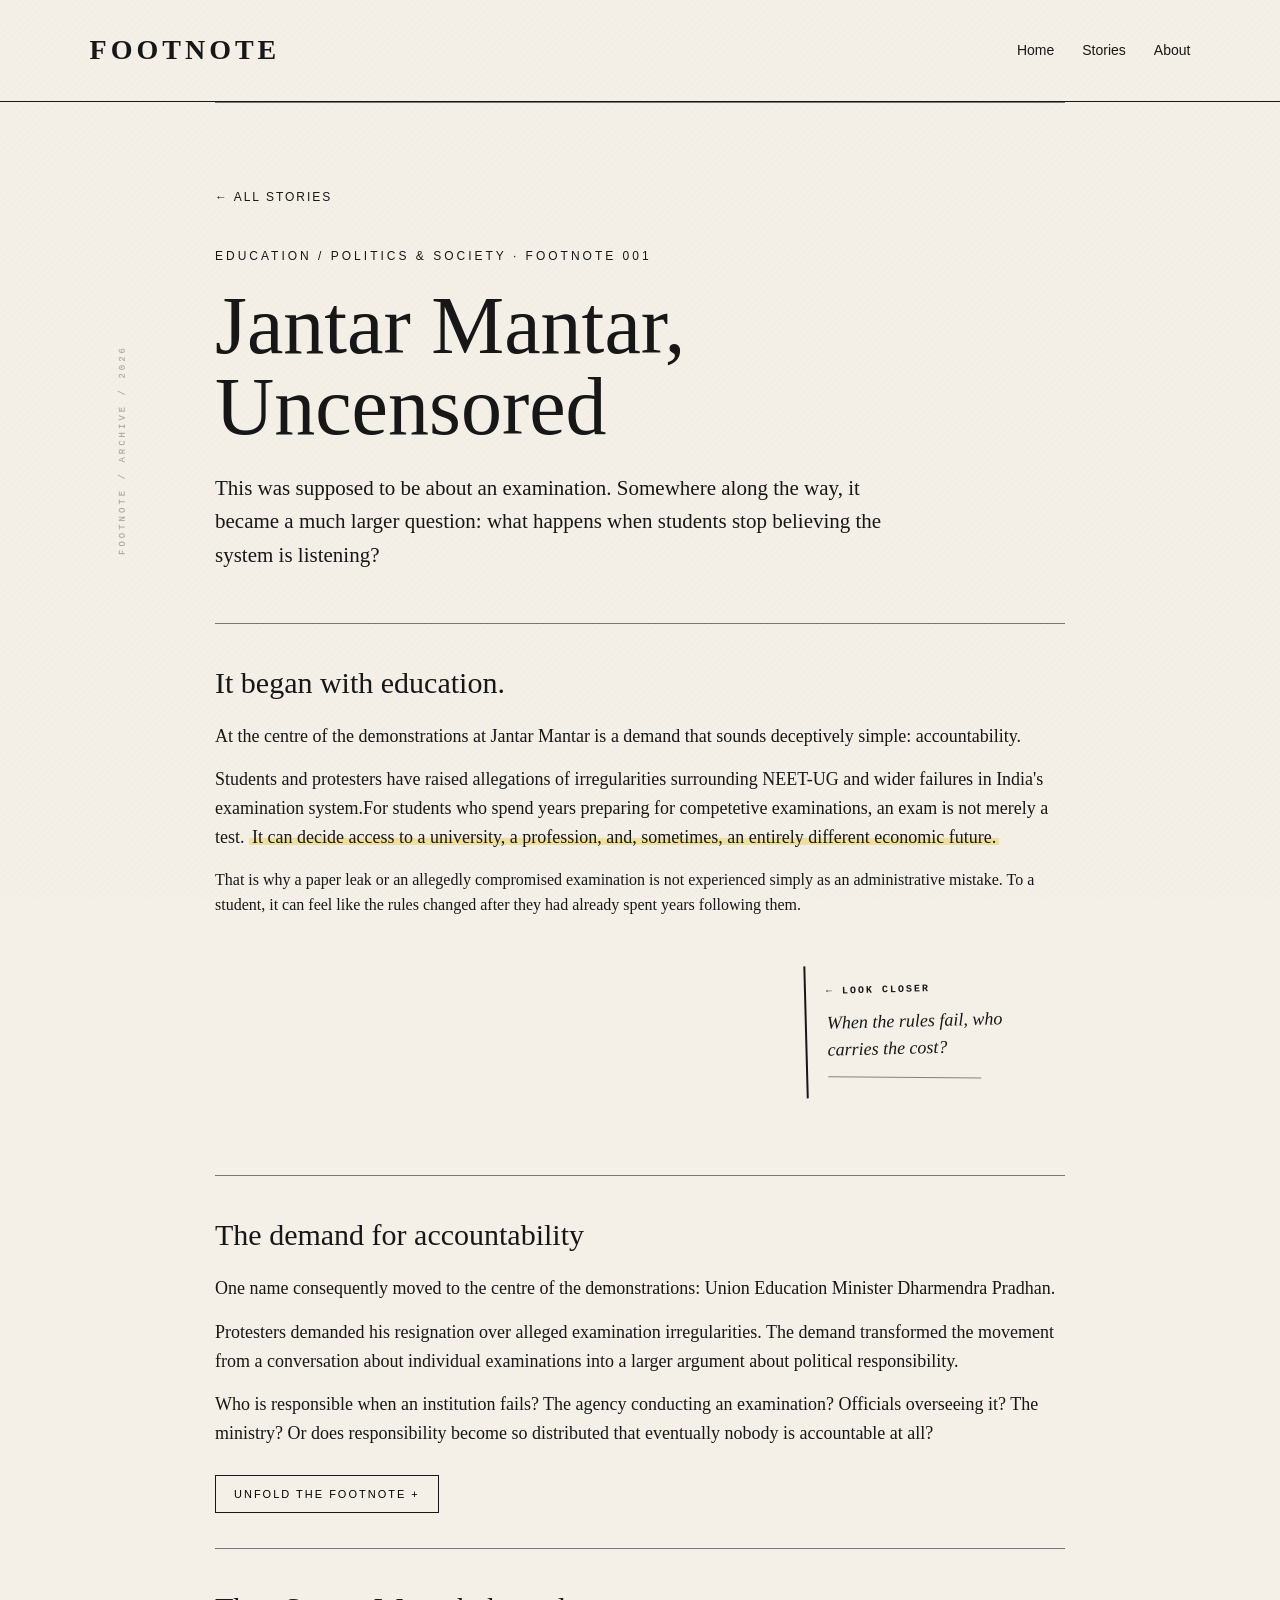
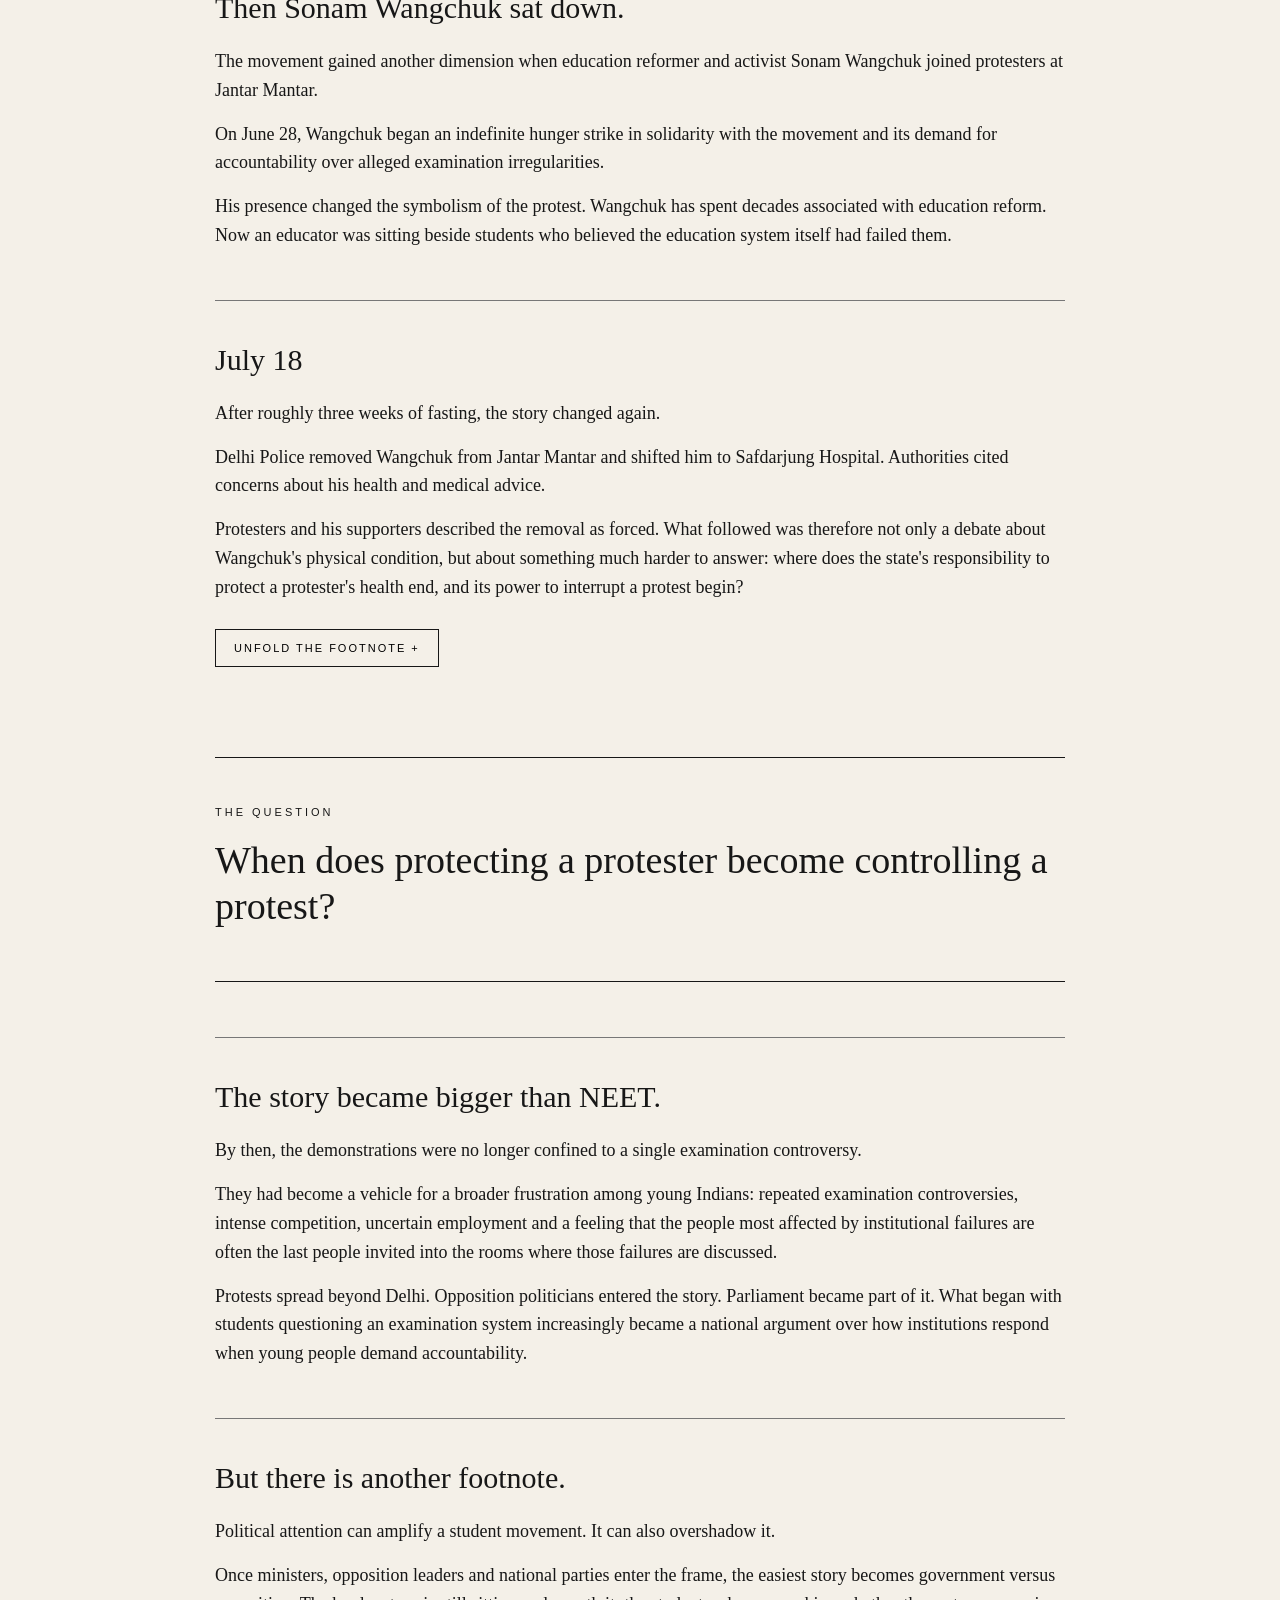
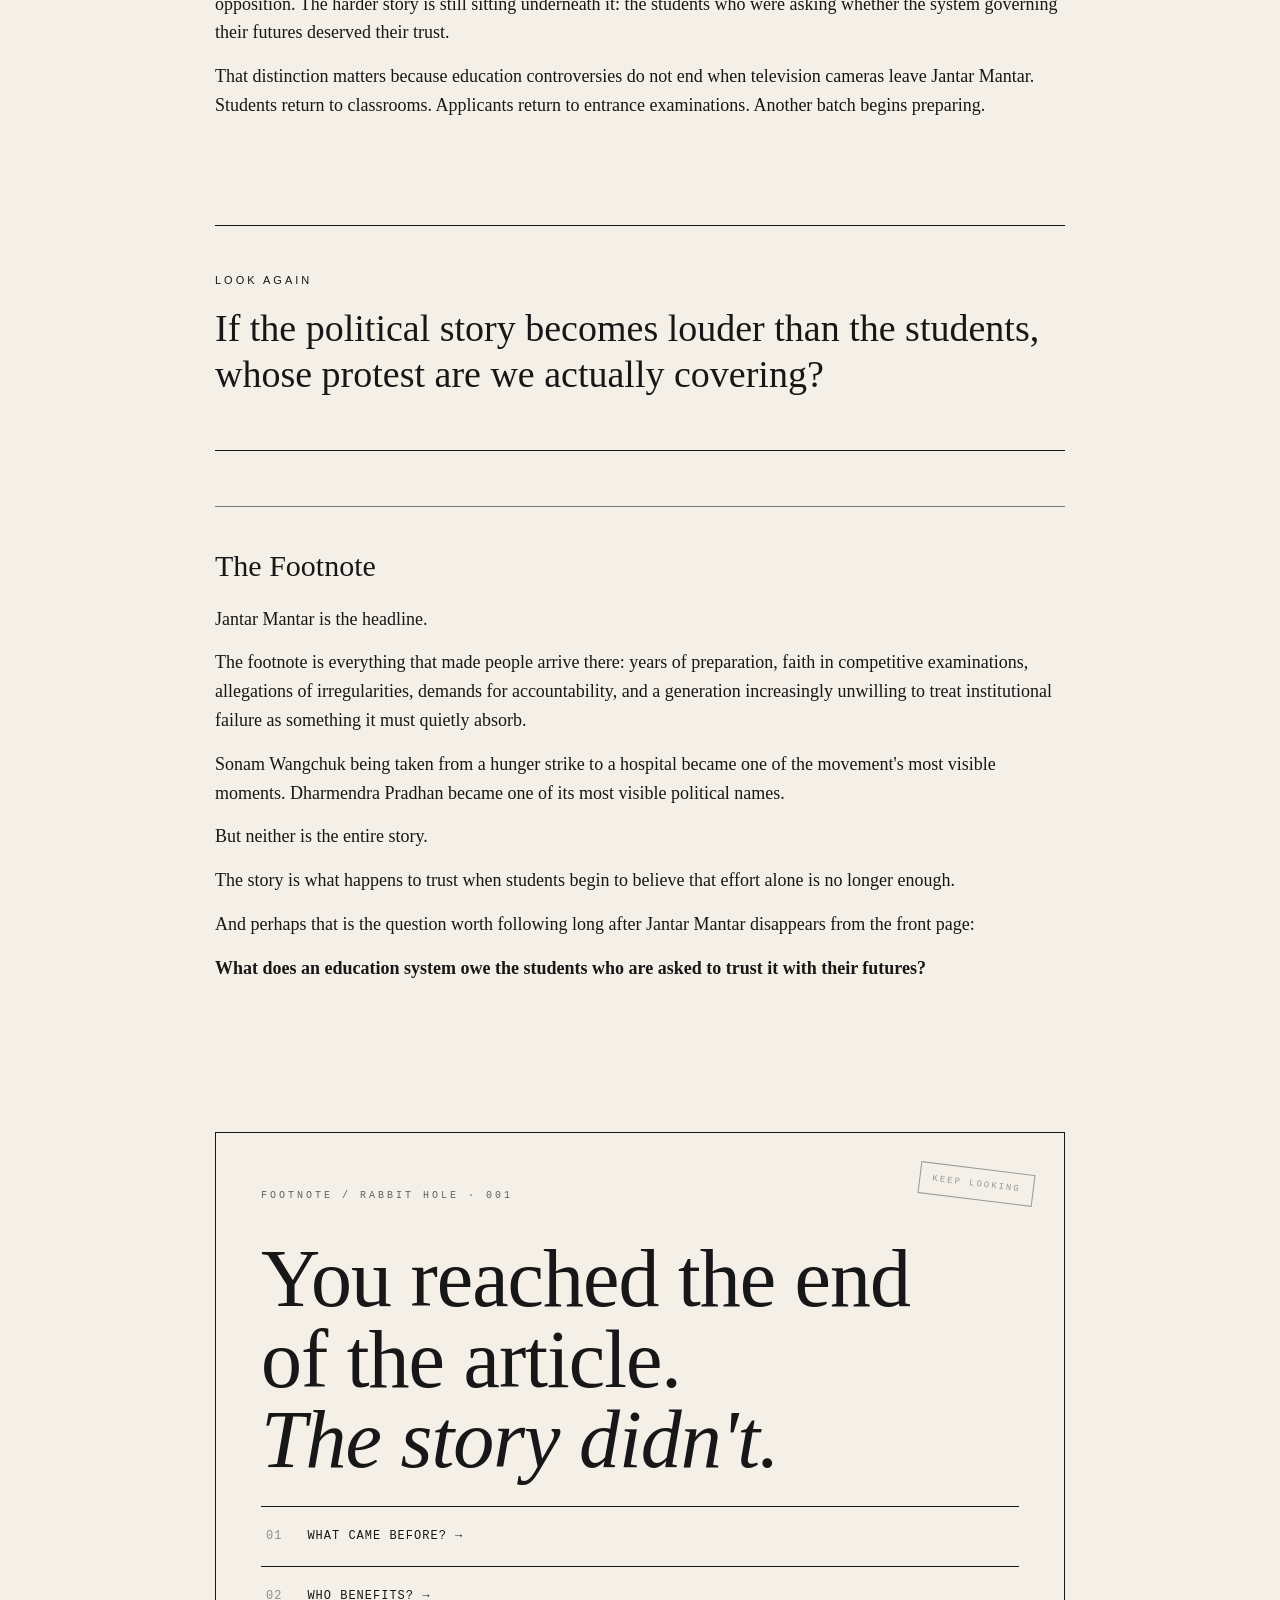
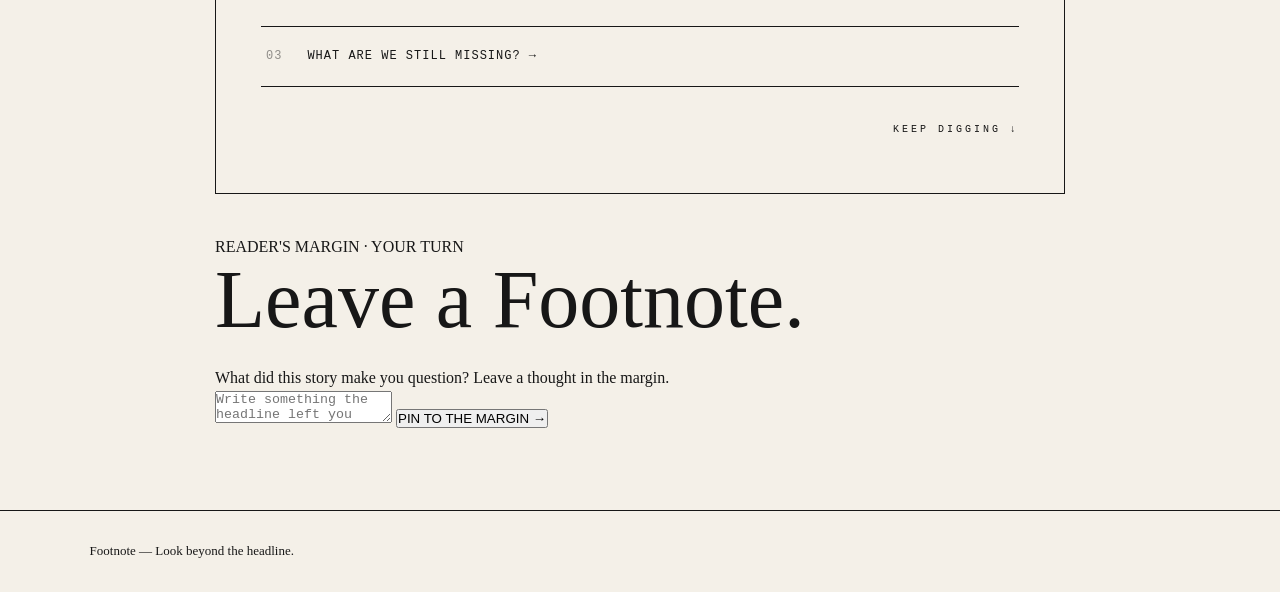
<file: protest.html>
<!DOCTYPE html>
<html lang="en">

<head>
  <meta charset="UTF-8">
  <meta name="viewport" content="width=device-width, initial-scale=1.0">
  <title>What Happens After the Protest Ends? — Footnote</title>
  <link rel="stylesheet" href="style.css">

  <style>
    .story {
      max-width: 850px;
      margin: 0 auto;
      padding: 80px 0;
    }

    .story-label {
      font-family: Arial, sans-serif;
      font-size: 12px;
      letter-spacing: 3px;
      margin-bottom: 20px;
    }

    .story h2 {
      font-size: clamp(45px, 8vw, 82px);
      line-height: 0.98;
      font-weight: normal;
      margin-bottom: 25px;
    }

    .story-intro {
      font-size: 21px;
      line-height: 1.6;
      max-width: 700px;
      margin-bottom: 50px;
    }

    .story-block {
      padding: 35px 0;
      border-top: 1px solid #777;
    }

    .story-block h3 {
      font-size: 30px;
      font-weight: normal;
      margin-bottom: 15px;
    }

    .story-block p {
      font-size: 18px;
      margin-bottom: 15px;
    }

    .context-button {
      background: transparent;
      border: 1px solid #171717;
      padding: 12px 18px;
      font-size: 11px;
      letter-spacing: 2px;
      cursor: pointer;
      margin-top: 12px;
    }

    .context-button:hover {
      background: #171717;
      color: #f4f0e8;
    }

    .context {
      display: none;
      margin-top: 20px;
      padding: 22px;
      border-left: 3px solid #171717;
      background: rgba(0, 0, 0, 0.04);
    }

    .context.open {
      display: block;
    }

    .context-title {
      font-family: Arial, sans-serif;
      font-size: 11px;
      letter-spacing: 2px;
      margin-bottom: 10px;
    }

    .question {
      margin: 55px 0;
      padding: 40px 0;
      border-top: 1px solid #171717;
      border-bottom: 1px solid #171717;
    }

    .question span {
      font-family: Arial, sans-serif;
      font-size: 11px;
      letter-spacing: 3px;
    }

    .question h3 {
      font-size: 38px;
      font-weight: normal;
      line-height: 1.2;
      margin-top: 15px;
    }

    .back-link {
      display: inline-block;
      margin-bottom: 40px;
      color: #171717;
      font-family: Arial, sans-serif;
      font-size: 12px;
      letter-spacing: 2px;
      text-decoration: none;
    }

    @media (max-width: 600px) {
      .story {
        padding: 50px 0;
      }

      .story-intro {
        font-size: 18px;
      }

      .question h3 {
        font-size: 30px;
      }
    }
  </style>
</head>

<body>
  <div class="archive-mark">
  FOOTNOTE / ARCHIVE / 2026
</div>

<header>
  <h1>FOOTNOTE</h1>

  <nav>
    <a href="index.html">Home</a>
    <a href="stories.html">Stories</a>
    <a href="about.html">About</a>
  </nav>
</header>

<main>

  <article class="story">

  <a class="back-link" href="stories.html">← ALL STORIES</a>

  <p class="story-label">EDUCATION / POLITICS & SOCIETY · FOOTNOTE 001</p>

  <h2>Jantar Mantar, Uncensored</h2>

  <p class="story-intro">
    This was supposed to be about an examination.
    Somewhere along the way, it became a much larger question:
    what happens when students stop believing the system is listening?
  </p>


  <section class="story-block">
    <h3>It began with education.</h3>

    <p>
      At the centre of the demonstrations at Jantar Mantar is a demand
      that sounds deceptively simple: accountability.
    </p>

    <p>
      Students and protesters have raised allegations of irregularities
      surrounding NEET-UG and wider failures in India's examination
      system.For students who spend years preparing for competetive examinations,
      an exam is not merely a test.

      <mark class="editorial-highlight">
  It can decide access to a university, a profession, and, sometimes, an entirely different economic future.
</mark>
    </p

    <p>
      That is why a paper leak or an allegedly compromised examination
      is not experienced simply as an administrative mistake.
      To a student, it can feel like the rules changed after they had
      already spent years following them.
    </p>

    <aside class="margin-note">
  <span>← LOOK CLOSER</span>
  <p>
    When the rules fail, who carries the cost?
  </p>
</aside>

  </section>


  <section class="story-block">
    <h3>The demand for accountability</h3>

    <p>
      One name consequently moved to the centre of the demonstrations:
      Union Education Minister Dharmendra Pradhan.
    </p>

    <p>
      Protesters demanded his resignation over alleged examination
      irregularities. The demand transformed the movement from a
      conversation about individual examinations into a larger argument
      about political responsibility.
    </p>

    <p>
      Who is responsible when an institution fails?
      The agency conducting an examination? Officials overseeing it?
      The ministry? Or does responsibility become so distributed that
      eventually nobody is accountable at all?
    </p>

    <button class="context-button"
      onclick="toggleContext('context1', this)">
      UNFOLD THE FOOTNOTE +
    </button>

    <div class="context" id="context1">
      <p class="context-title">WHY THIS MATTERS</p>

      <p>
        Competitive examinations operate partly on trust. Students accept
        enormous competition because they are promised that everyone will
        ultimately be judged under the same rules. When that trust weakens,
        the damage extends beyond one examination cycle.
      </p>
    </div>
  </section>


  <section class="story-block">
    <h3>Then Sonam Wangchuk sat down.</h3>

    <p>
      The movement gained another dimension when education reformer and
      activist Sonam Wangchuk joined protesters at Jantar Mantar.
    </p>

    <p>
      On June 28, Wangchuk began an indefinite hunger strike in solidarity
      with the movement and its demand for accountability over alleged
      examination irregularities.
    </p>

    <p>
      His presence changed the symbolism of the protest. Wangchuk has
      spent decades associated with education reform. Now an educator
      was sitting beside students who believed the education system
      itself had failed them.
    </p>
  </section>


  <section class="story-block">
    <h3>July 18</h3>

    <p>
      After roughly three weeks of fasting, the story changed again.
    </p>

    <p>
      Delhi Police removed Wangchuk from Jantar Mantar and shifted him
      to Safdarjung Hospital. Authorities cited concerns about his health
      and medical advice.
    </p>

    <p>
      Protesters and his supporters described the removal as forced.
      What followed was therefore not only a debate about Wangchuk's
      physical condition, but about something much harder to answer:
      where does the state's responsibility to protect a protester's
      health end, and its power to interrupt a protest begin?
    </p>

    <button class="context-button"
      onclick="toggleContext('context2', this)">
      UNFOLD THE FOOTNOTE +
    </button>

    <div class="context" id="context2">
      <p class="context-title">TWO VERSIONS OF THE SAME MOMENT</p>

      <p>
        Police framed the hospitalisation around medical necessity.
        Protesters objected to the manner in which Wangchuk was removed.
        Both claims matter. Reporting a protest means distinguishing
        between what authorities say happened and what protesters say
        happened instead of quietly turning either account into fact.
      </p>
    </div>
  </section>


  <div class="question">
    <span>THE QUESTION</span>

    <h3>
      When does protecting a protester become controlling a protest?
    </h3>
  </div>


  <section class="story-block">
    <h3>The story became bigger than NEET.</h3>

    <p>
      By then, the demonstrations were no longer confined to a single
      examination controversy.
    </p>

    <p>
      They had become a vehicle for a broader frustration among young
      Indians: repeated examination controversies, intense competition,
      uncertain employment and a feeling that the people most affected
      by institutional failures are often the last people invited into
      the rooms where those failures are discussed.
    </p>

    <p>
      Protests spread beyond Delhi. Opposition politicians entered the
      story. Parliament became part of it. What began with students
      questioning an examination system increasingly became a national
      argument over how institutions respond when young people demand
      accountability.
    </p>
  </section>


  <section class="story-block">
    <h3>But there is another footnote.</h3>

    <p>
      Political attention can amplify a student movement. It can also
      overshadow it.
    </p>

    <p>
      Once ministers, opposition leaders and national parties enter the
      frame, the easiest story becomes government versus opposition.
      The harder story is still sitting underneath it:
      the students who were asking whether the system governing their
      futures deserved their trust.
    </p>

    <p>
      That distinction matters because education controversies do not
      end when television cameras leave Jantar Mantar. Students return
      to classrooms. Applicants return to entrance examinations.
      Another batch begins preparing.
    </p>
  </section>


  <div class="question">
    <span>LOOK AGAIN</span>

    <h3>
      If the political story becomes louder than the students,
      whose protest are we actually covering?
    </h3>
  </div>


  <section class="story-block">
    <h3>The Footnote</h3>

    <p>
      Jantar Mantar is the headline.
    </p>

    <p>
      The footnote is everything that made people arrive there:
      years of preparation, faith in competitive examinations,
      allegations of irregularities, demands for accountability,
      and a generation increasingly unwilling to treat institutional
      failure as something it must quietly absorb.
    </p>

    <p>
      Sonam Wangchuk being taken from a hunger strike to a hospital
      became one of the movement's most visible moments.
      Dharmendra Pradhan became one of its most visible political names.
    </p>

    <p>
      But neither is the entire story.
    </p>

    <p>
      The story is what happens to trust when students begin to believe
      that effort alone is no longer enough.
    </p>

    <p>
      And perhaps that is the question worth following long after
      Jantar Mantar disappears from the front page:
    </p>

    <p>
      <strong>
        What does an education system owe the students who are asked
        to trust it with their futures?
      </strong>
    </p>
  </section>
<section class="rabbit-hole">

  <p class="rabbit-label">
    FOOTNOTE / RABBIT HOLE · 001
  </p>

  <h2>
    You reached the end<br>
    of the article.<br>
    <em>The story didn't.</em>
  </h2>

  <div class="rabbit-links">

    <a href="stories.html">
      <span>01</span>
      WHAT CAME BEFORE? →
    </a>

    <a href="lenses.html">
      <span>02</span>
      WHO BENEFITS? →
    </a>

    <a href="ideas.html">
      <span>03</span>
      WHAT ARE WE STILL MISSING? →
    </a>

  </div>

  <p class="rabbit-end">
    KEEP DIGGING ↓
  </p>

</section>

<section class="leave-footnote">

  <p class="leave-label">READER'S MARGIN · YOUR TURN</p>

  <h2>Leave a Footnote.</h2>

  <p class="leave-intro">
    What did this story make you question?
    Leave a thought in the margin.
  </p>

  <div class="footnote-form">
    <textarea
      id="reader-footnote"
      maxlength="180"
      placeholder="Write something the headline left you thinking about..."
    ></textarea>

    <button id="pin-footnote">
      PIN TO THE MARGIN →
    </button>
  </div>

  <div id="reader-footnotes"></div>

</section>

</article>

  

    

       

        
  
  



        

      
         
    
    

        
          
  
    

    



  </article>

</main>

<footer>
  <p>Footnote — Look beyond the headline.</p>
</footer>

<script>
  function toggleContext(id, button) {
    const context = document.getElementById(id);

    context.classList.toggle("open");

    if (context.classList.contains("open")) {
      button.textContent = "FOLD THE FOOTNOTE −";
    } else {
      button.textContent = "UNFOLD THE FOOTNOTE +";
    }
  }
</script>

</body>
</html>
</file>
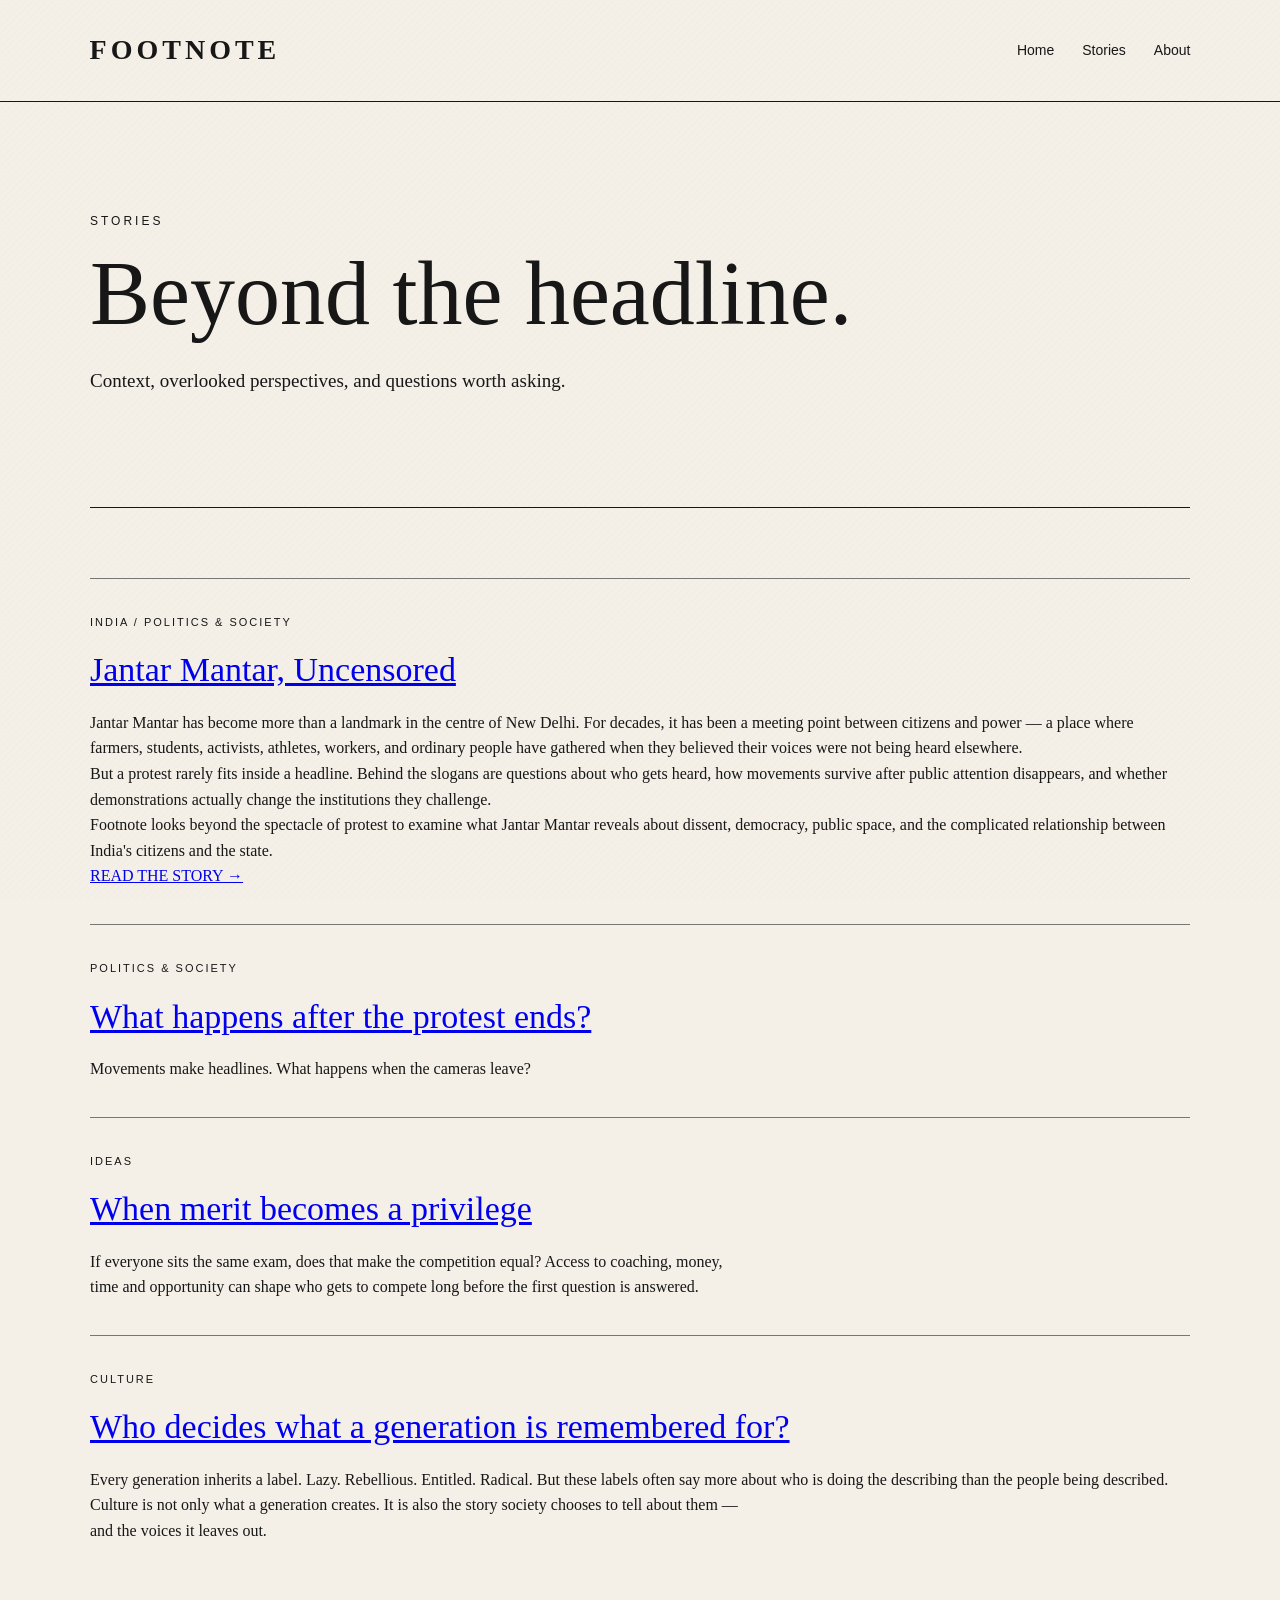
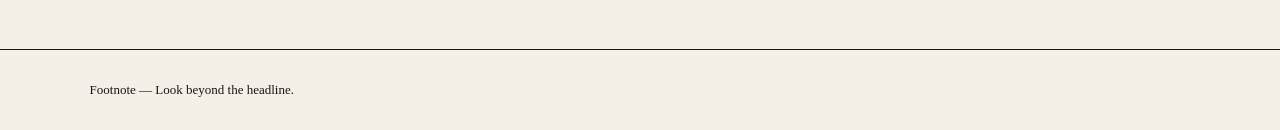
<file: stories.html>
<!DOCTYPE html>
<html lang="en">

<head>
  <meta charset="UTF-8">
  <meta name="viewport" content="width=device-width, initial-scale=1.0">
  <title>Stories — Footnote</title>
  <link rel="stylesheet" href="style.css">
</head>

<body>

<header>
  <h1>FOOTNOTE</h1>

  <nav>
    <a href="index.html">Home</a>
    <a href="stories.html">Stories</a>
    <a href="about.html">About</a>
  </nav>
</header>

<main>

  <section>
    <p>STORIES</p>
    <h2>Beyond the headline.</h2>

    <p>
      Context, overlooked perspectives, and questions worth asking.
    </p>
  </section>

  <section>
<article class="featured-story">
  <p>INDIA / POLITICS & SOCIETY</p>

  <h3>
    <a href="protest.html">Jantar Mantar, Uncensored</a>
  </h3>

  <p>
    Jantar Mantar has become more than a landmark in the centre of New Delhi.
    For decades, it has been a meeting point between citizens and power — a
    place where farmers, students, activists, athletes, workers, and ordinary
    people have gathered when they believed their voices were not being heard
    elsewhere.
  </p>

  <p>
    But a protest rarely fits inside a headline. Behind the slogans are
    questions about who gets heard, how movements survive after public
    attention disappears, and whether demonstrations actually change the
    institutions they challenge.
  </p>

  <p>
    Footnote looks beyond the spectacle of protest to examine what Jantar
    Mantar reveals about dissent, democracy, public space, and the complicated
    relationship between India's citizens and the state.
  </p>

  <a href="protest.html">READ THE STORY →</a>
</article>
    <article>
      <p>POLITICS & SOCIETY</p>
      <h3><a href="protest.html">What happens after the protest ends?</a></h3>
      <p>
        Movements make headlines. What happens when the cameras leave?
      </p>
    </article>

  <article>
  <p>IDEAS</p>

  <h3>
    <a href="lenses.html">When merit becomes a privilege</a>
  </h3>

  <p>
    If everyone sits the same exam, does that make the competition equal?
    Access to coaching, money, time and opportunity can shape who gets
    to compete long before the first question is answered.
  </p>
</article>

<article>
  <p>CULTURE</p>

  <h3>
    <a href="culture.html">Who decides what a generation is remembered for?</a>
  </h3>

  <p>
    Every generation inherits a label. Lazy. Rebellious. Entitled.
    Radical. But these labels often say more about who is doing the
    describing than the people being described.
  </p>

  <p>
    Culture is not only what a generation creates. It is also the story
    society chooses to tell about them — and the voices it leaves out.
  </p>
</article>

  </section>

</main>

<footer>
  <p>Footnote — Look beyond the headline.</p>
</footer>

</body>
</html>
</file>
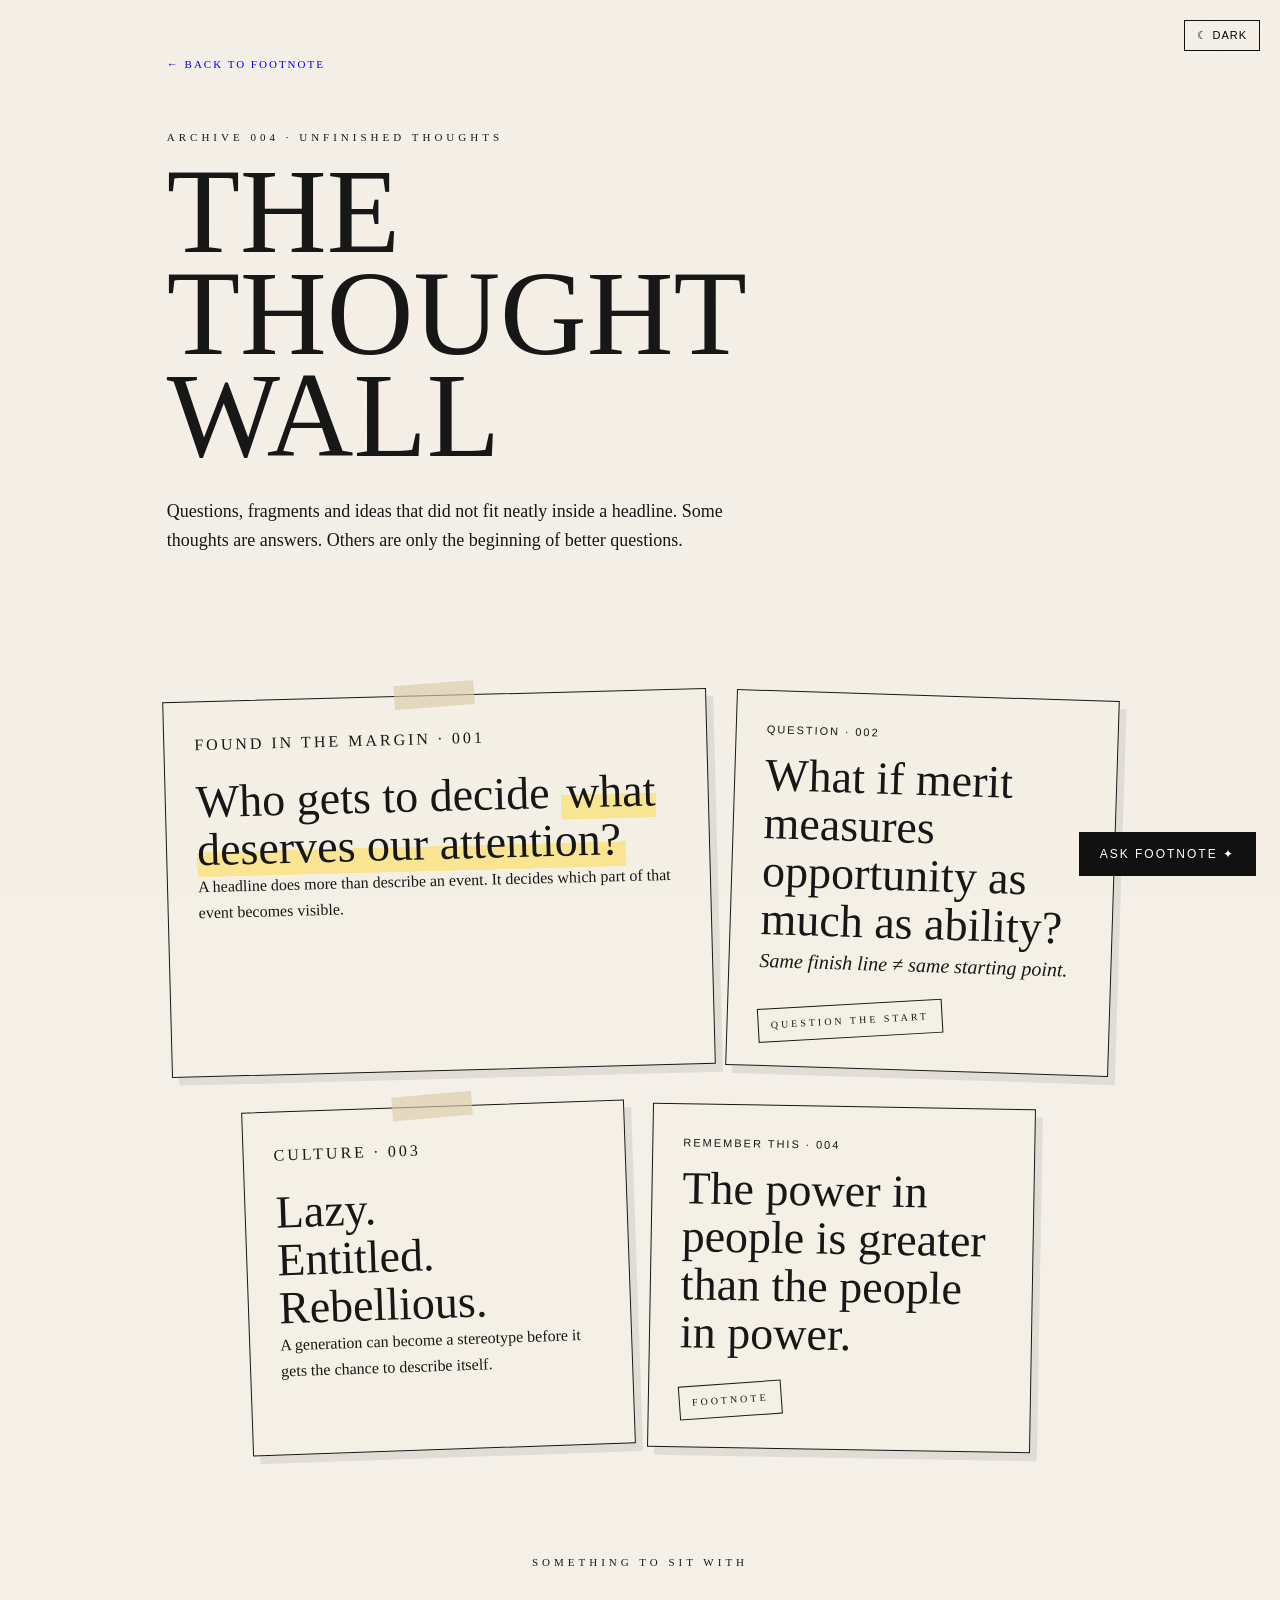
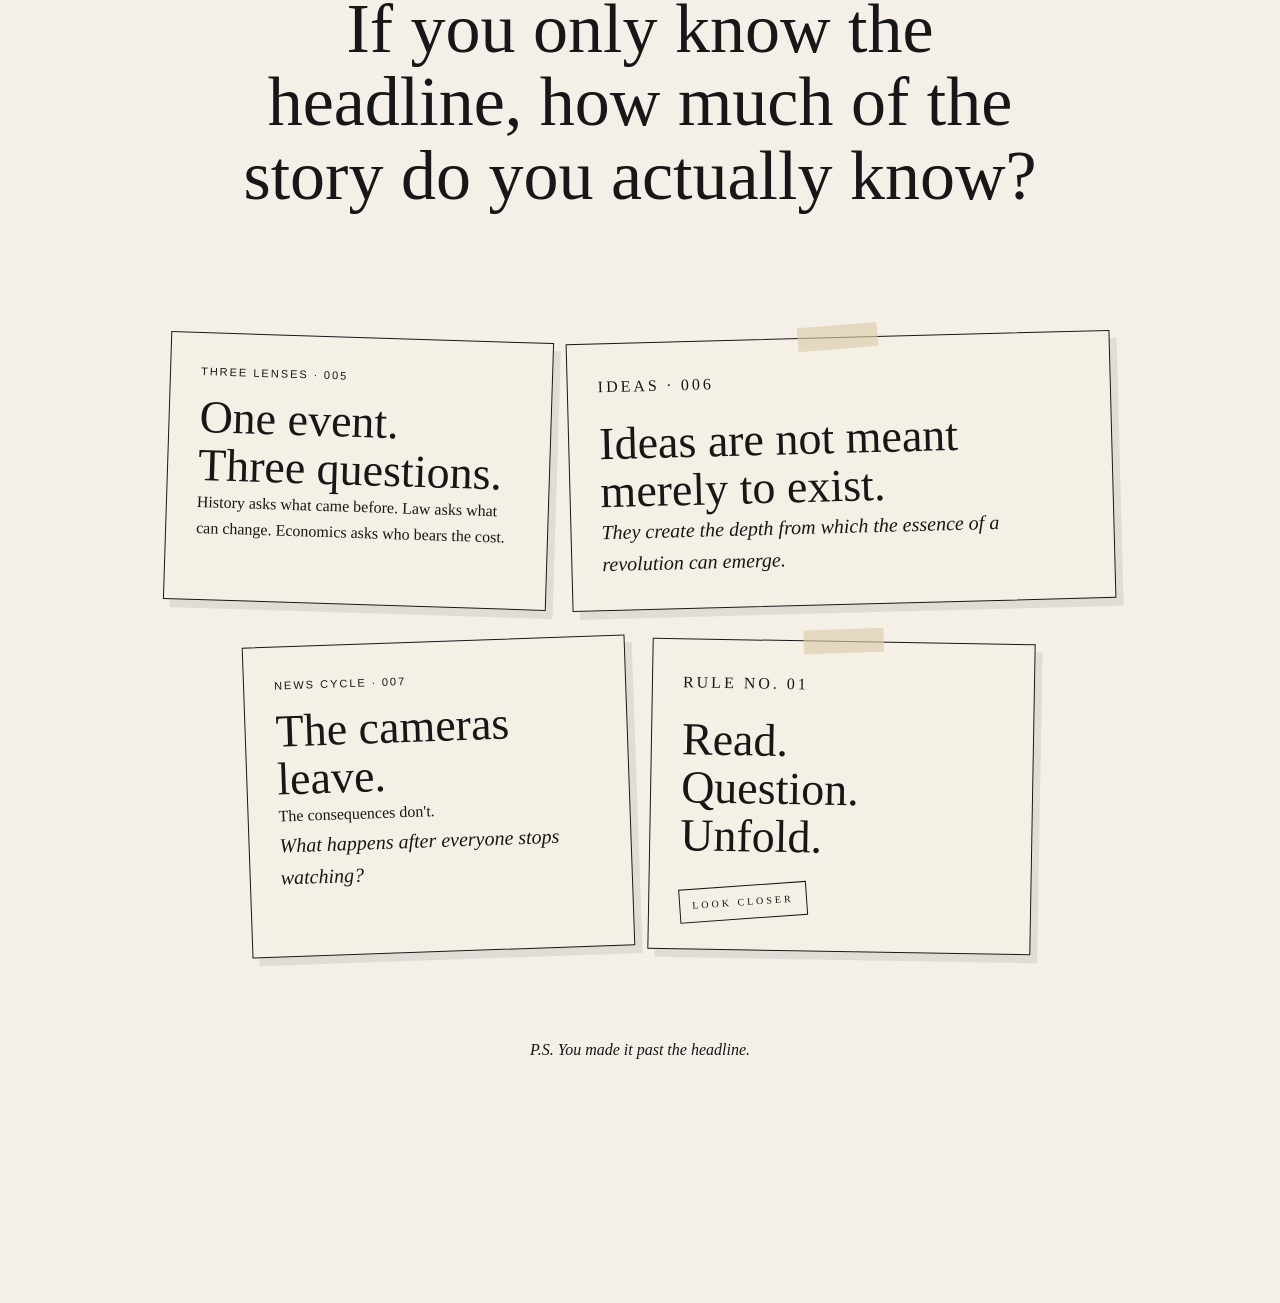
<file: wall.html>
<!DOCTYPE html>
<html lang="en">

<head>
  <meta charset="UTF-8">
  <meta name="viewport" content="width=device-width, initial-scale=1.0">

  <title>The Thought Wall — Footnote</title>

  <link rel="stylesheet" href="style.css">

  <style>

    .wall-page {
      min-height: 100vh;
      padding: 50px 6% 120px;
      overflow: hidden;
    }

    .wall-top {
      max-width: 900px;
      margin-bottom: 70px;
    }

    .wall-back {
      display: inline-block;
      margin-bottom: 55px;
      font-size: 11px;
      letter-spacing: 2px;
      text-decoration: none;
    }

    .wall-label {
      font-size: 11px;
      letter-spacing: 4px;
      margin-bottom: 15px;
    }

    .wall-title {
      font-size: clamp(55px, 10vw, 120px);
      line-height: 0.85;
      font-weight: normal;
      margin: 0;
    }

    .wall-intro {
      max-width: 600px;
      margin-top: 30px;
      font-size: 18px;
      line-height: 1.6;
    }

    .thought-wall {
      position: relative;

      display: grid;
      grid-template-columns: repeat(12, 1fr);

      gap: 35px 20px;

      max-width: 1200px;
      margin: auto;
    }

    .note {
      position: relative;

      padding: 30px;

      border: 1px solid currentColor;

      background: #f5f0e6;

      box-shadow: 7px 8px 0 rgba(0, 0, 0, 0.08);

      transition:
        transform 0.25s ease,
        box-shadow 0.25s ease;
    }

    .note:hover {
      transform: rotate(0deg) translateY(-6px) !important;

      box-shadow: 10px 14px 0 rgba(0, 0, 0, 0.12);
    }

    .note-small {
      font-size: 10px;
      letter-spacing: 3px;
      margin-bottom: 20px;
    }

    .note h2 {
      font-size: clamp(25px, 4vw, 46px);
      line-height: 1.05;
      font-weight: normal;
      margin: 0;
    }

    .note p {
      font-size: 16px;
      line-height: 1.6;
    }

    .note-big {
      grid-column: span 7;
      transform: rotate(-1.5deg);
    }

    .note-medium {
      grid-column: span 5;
      transform: rotate(1.8deg);
    }

    .note-left {
      grid-column: 2 / span 5;
      transform: rotate(-2deg);
    }

    .note-right {
      grid-column: 7 / span 5;
      transform: rotate(1deg);
    }

    .scribble {
      font-style: italic;
      font-size: 20px !important;
    }

    .highlight {
      display: inline;
      padding: 2px 5px;

      background:
        linear-gradient(
          transparent 55%,
          rgba(255, 220, 80, 0.55) 55%
        );
    }

    .tape {
      position: absolute;

      width: 80px;
      height: 24px;

      top: -13px;
      left: 50%;

      transform: translateX(-50%) rotate(-3deg);

      background: rgba(220, 205, 170, 0.65);
    }

    .stamp {
      display: inline-block;

      border: 1px solid currentColor;

      padding: 8px 12px;

      font-size: 10px;
      letter-spacing: 3px;

      transform: rotate(-5deg);

      margin-top: 25px;
    }

    .wall-question {
      grid-column: 1 / -1;

      margin: 70px 0;

      text-align: center;
    }

    .wall-question p {
      font-size: 11px;
      letter-spacing: 4px;
    }

    .wall-question h2 {
      max-width: 800px;
      margin: 20px auto;

      font-size: clamp(35px, 6vw, 70px);
      line-height: 1.05;

      font-weight: normal;
    }

    .tiny-footnote {
      grid-column: 4 / span 6;

      text-align: center;

      padding: 50px 20px;

      font-style: italic;
    }

    body.dark-mode .note {
      background: #191919;
      color: #f5f1e8;
    }

    body.dark-mode .highlight {
      background:
        linear-gradient(
          transparent 55%,
          rgba(190, 155, 50, 0.45) 55%
        );
    }

    @media (max-width: 700px) {

      .thought-wall {
        display: block;
      }

      .note {
        margin-bottom: 35px;
        transform: rotate(0deg);
      }

      .wall-question {
        margin: 70px 0;
      }

      .tiny-footnote {
        padding: 40px 10px;
      }

    }

  </style>

</head>


<body>

  <main class="wall-page">

    <div class="wall-top">

      <a class="wall-back" href="index.html">
        ← BACK TO FOOTNOTE
      </a>

      <p class="wall-label">
        ARCHIVE 004 · UNFINISHED THOUGHTS
      </p>

      <h1 class="wall-title">
        THE<br>THOUGHT<br>WALL
      </h1>

      <p class="wall-intro">
        Questions, fragments and ideas that did not fit neatly
        inside a headline. Some thoughts are answers.
        Others are only the beginning of better questions.
      </p>

    </div>


    <section class="thought-wall">


      <article class="note note-big">

        <div class="tape"></div>

        <p class="note-small">
          FOUND IN THE MARGIN · 001
        </p>

        <h2>
          Who gets to decide
          <span class="highlight">
            what deserves our attention?
          </span>
        </h2>

        <p>
          A headline does more than describe an event.
          It decides which part of that event becomes visible.
        </p>

      </article>


      <article class="note note-medium">

        <p class="note-small">
          QUESTION · 002
        </p>

        <h2>
          What if merit measures opportunity
          as much as ability?
        </h2>

        <p class="scribble">
          Same finish line ≠ same starting point.
        </p>

        <span class="stamp">
          QUESTION THE START
        </span>

      </article>


      <article class="note note-left">

        <div class="tape"></div>

        <p class="note-small">
          CULTURE · 003
        </p>

        <h2>
          Lazy.<br>
          Entitled.<br>
          Rebellious.
        </h2>

        <p>
          A generation can become a stereotype
          before it gets the chance to describe itself.
        </p>

      </article>


      <article class="note note-right">

        <p class="note-small">
          REMEMBER THIS · 004
        </p>

        <h2>
          The power in people is greater than
          the people in power.
        </h2>

        <span class="stamp">
          FOOTNOTE
        </span>

      </article>


      <div class="wall-question">

        <p>
          SOMETHING TO SIT WITH
        </p>

        <h2>
          If you only know the headline,
          how much of the story do you actually know?
        </h2>

      </div>


      <article class="note note-medium">

        <p class="note-small">
          THREE LENSES · 005
        </p>

        <h2>
          One event.<br>
          Three questions.
        </h2>

        <p>
          History asks what came before.
          Law asks what can change.
          Economics asks who bears the cost.
        </p>

      </article>


      <article class="note note-big">

        <div class="tape"></div>

        <p class="note-small">
          IDEAS · 006
        </p>

        <h2>
          Ideas are not meant merely to exist.
        </h2>

        <p class="scribble">
          They create the depth from which
          the essence of a revolution can emerge.
        </p>

      </article>


      <article class="note note-left">

        <p class="note-small">
          NEWS CYCLE · 007
        </p>

        <h2>
          The cameras leave.
        </h2>

        <p>
          The consequences don't.
        </p>

        <p class="scribble">
          What happens after everyone stops watching?
        </p>

      </article>


      <article class="note note-right">

        <div class="tape"></div>

        <p class="note-small">
          RULE NO. 01
        </p>

        <h2>
          Read.<br>
          Question.<br>
          Unfold.
        </h2>

        <span class="stamp">
          LOOK CLOSER
        </span>

      </article>


      <div class="tiny-footnote">

        <p>
          P.S. You made it past the headline.
        </p>

      </div>


    </section>

  </main>


  <script src="assistant.js"></script>

</body>

</html>
</file>
<file: style.css>
* {
  margin: 0;
  padding: 0;
  box-sizing: border-box;
}

body {
  background: #f4f0e8;
  color: #171717;
  font-family: Georgia, "Times New Roman", serif;
  line-height: 1.6;
}

header {
  padding: 28px 7%;
  border-bottom: 1px solid #171717;
  display: flex;
  justify-content: space-between;
  align-items: center;
}

header h1 {
  font-size: 28px;
  letter-spacing: 4px;
}

nav {
  display: flex;
  gap: 28px;
}

nav a {
  color: #171717;
  text-decoration: none;
  font-family: Arial, sans-serif;
  font-size: 14px;
}

main {
  width: 86%;
  max-width: 1100px;
  margin: auto;
}

main > section:first-child {
  padding: 110px 0;
  border-bottom: 1px solid #171717;
}

main > section:first-child > p:first-child {
  font-family: Arial, sans-serif;
  font-size: 12px;
  letter-spacing: 3px;
  margin-bottom: 20px;
}

main > section:first-child h2 {
  max-width: 800px;
  font-size: clamp(48px, 8vw, 90px);
  line-height: 0.95;
  font-weight: normal;
  margin-bottom: 30px;
}

main > section:first-child > p:last-child {
  max-width: 550px;
  font-size: 19px;
}

main > section:nth-child(2) {
  padding: 70px 0;
}

main > section:nth-child(2) > h2 {
  font-size: 15px;
  font-family: Arial, sans-serif;
  text-transform: uppercase;
  letter-spacing: 2px;
  margin-bottom: 35px;
}

article {
  padding: 35px 0;
  border-top: 1px solid #777;
}

article > p:first-child {
  font-family: Arial, sans-serif;
  font-size: 11px;
  letter-spacing: 2px;
  margin-bottom: 12px;
}

article h3 {
  font-size: 34px;
  font-weight: normal;
  margin-bottom: 12px;
}

article > p:last-child {
  max-width: 650px;
}

footer {
  border-top: 1px solid #171717;
  padding: 30px 7%;
  font-size: 13px;
}

@media (max-width: 600px) {
  header {
    align-items: flex-start;
    gap: 20px;
    flex-direction: column;
  }

  main > section:first-child {
    padding: 70px 0;
  }

  nav {
    gap: 18px;
  }
}

/* ===== THREE LENSES EXPERIENCE ===== */

.lenses-page {
  max-width: 1100px;
  margin: 0 auto;
  padding: 70px 7%;
}

.lenses-intro {
  max-width: 760px;
  margin-bottom: 60px;
}

.lenses-intro h2 {
  font-size: clamp(38px, 7vw, 72px);
  line-height: 1;
  letter-spacing: -3px;
  margin: 15px 0 25px;
}

.lenses-intro p {
  font-size: 18px;
  line-height: 1.7;
  max-width: 650px;
}

.lens-controls {
  display: flex;
  flex-wrap: wrap;
  gap: 10px;
  margin: 35px 0;
}

.lens-button {
  background: transparent;
  border: 1px solid #171717;
  padding: 11px 18px;
  font: inherit;
  cursor: pointer;
  transition: 0.2s ease;
}

.lens-button:hover,
.lens-button.active {
  background: #171717;
  color: white;
}

.lens-stage {
  border-top: 1px solid #171717;
  border-bottom: 1px solid #171717;
  padding: 50px 0;
  min-height: 300px;
}

.lens {
  display: none;
  animation: lensReveal 0.45s ease;
}

.lens.active {
  display: block;
}

.lens-label {
  font-size: 12px;
  letter-spacing: 2px;
  text-transform: uppercase;
  margin-bottom: 20px;
}

.lens h3 {
  font-size: clamp(28px, 5vw, 48px);
  line-height: 1.1;
  max-width: 750px;
  margin-bottom: 25px;
}

.lens p {
  max-width: 680px;
  font-size: 17px;
  line-height: 1.8;
}

.lens-question {
  margin-top: 35px;
  padding-left: 20px;
  border-left: 2px solid #171717;
  font-style: italic;
}

@keyframes lensReveal {
  from {
    opacity: 0;
    transform: translateY(10px);
  }

  to {
    opacity: 1;
    transform: translateY(0);
  }
}

@media (max-width: 600px) {
  .lenses-page {
    padding: 50px 6%;
  }

  .lenses-intro h2 {
    letter-spacing: -2px;
  }

  .lens-button {
    flex: 1;
    min-width: 120px;
  }
}/* ABOUT PAGE */

.about-page {
  max-width: 850px;
  margin: 0 auto;
  padding: 90px 8%;
}

.about-page > p:first-child {
  font-size: 12px;
  letter-spacing: 2px;
  text-transform: uppercase;
  margin-bottom: 24px;
  opacity: 0.6;
}

.about-page h2 {
  font-family: Georgia, serif;
  font-size: clamp(32px, 5vw, 58px);
  font-weight: 400;
  line-height: 1.05;
  margin: 55px 0 25px;
  letter-spacing: -1.5px;
}

.about-page h2:first-of-type {
  margin-top: 0;
}

.about-page p {
  font-size: 18px;
  line-height: 1.8;
  margin-bottom: 24px;
  max-width: 700px;
}

.about-page h2:not(:first-of-type) {
  border-top: 1px solid #bbb;
  padding-top: 45px;
  margin-top: 60px;
}

@media (max-width: 600px) {
  .about-page {
    padding: 60px 7%;
  }

  .about-page p {
    font-size: 16px;
  }
}
/* ASK FOOTNOTE ASSISTANT */

#ask-footnote-btn {
  position: fixed;
  right: 24px;
  bottom: 24px;
  z-index: 9999;

  border: 1px solid #111;
  background: #111;
  color: white;

  padding: 14px 20px;
  font-size: 12px;
  letter-spacing: 2px;
  cursor: pointer;
}

#footnote-chat {
  position: fixed;
  right: 24px;
  bottom: 85px;

  width: min(380px, calc(100vw - 48px));
  max-height: 70vh;

  background: white;
  border: 1px solid #111;
  z-index: 9999;

  display: none;
  flex-direction: column;
}

#footnote-chat.open {
  display: flex;
}

.chat-header {
  padding: 18px;
  border-bottom: 1px solid #111;

  display: flex;
  justify-content: space-between;
  align-items: center;
}

.chat-header strong {
  font-size: 12px;
  letter-spacing: 2px;
}

#close-chat {
  background: none;
  border: none;
  font-size: 20px;
  cursor: pointer;
}

.chat-messages {
  padding: 20px;
  overflow-y: auto;
  min-height: 220px;
}

.assistant-message,
.user-message {
  margin-bottom: 16px;
  line-height: 1.5;
  font-size: 14px;
}

.assistant-message {
  padding-right: 30px;
}

.user-message {
  margin-left: 40px;
  padding: 12px;
  background: #f1f1f1;
}

.chat-suggestions {
  padding: 0 20px 15px;
}

.chat-suggestions button {
  display: block;
  width: 100%;
  background: transparent;
  border: 1px solid #bbb;
  padding: 9px;
  margin-top: 7px;
  text-align: left;
  cursor: pointer;
}

.chat-input {
  display: flex;
  border-top: 1px solid #111;
}

#footnote-input {
  flex: 1;
  border: none;
  padding: 15px;
  outline: none;
}

#footnote-send {
  border: none;
  border-left: 1px solid #111;
  background: white;
  padding: 0 18px;
  cursor: pointer;
}
/* DARK MODE */

#dark-mode-toggle {
  position: fixed;
  top: 20px;
  right: 20px;
  z-index: 9998;

  background: transparent;
  border: 1px solid #111;
  padding: 8px 12px;

  font-size: 11px;
  letter-spacing: 1px;
  cursor: pointer;
}

body.dark-mode {
  background: #111;
  color: #f5f1e8;
}

body.dark-mode a {
  color: #9db7ff;
}

body.dark-mode #dark-mode-toggle {
  color: #f5f1e8;
  border-color: #f5f1e8;
}

body.dark-mode #footnote-chat {
  background: #181818;
  color: #f5f1e8;
  border-color: #555;
}

body.dark-mode .user-message {
  background: #292929;
}

body.dark-mode .chat-suggestions button,
body.dark-mode #footnote-input,
body.dark-mode #footnote-send,
body.dark-mode #close-chat {
  background: #181818;
  color: #f5f1e8;
  border-color: #555;
}

body.dark-mode .chat-header,
body.dark-mode .chat-input {
  border-color: #555;
}
/* =========================
   THOUGHT WALL HOMEPAGE
   ========================= */

.thought-wall-preview {
  position: relative;
  margin: 100px 0 40px;
  padding: 90px 7%;
  border-top: 1px solid currentColor;
  border-bottom: 1px solid currentColor;
  overflow: hidden;
}

.wall-preview-label {
  font-size: 10px;
  letter-spacing: 4px;
  text-transform: uppercase;
  margin-bottom: 35px;
}

.thought-wall-preview h2 {
  max-width: 900px;
  margin: 0 0 35px;

  font-size: clamp(48px, 8vw, 105px);
  font-weight: normal;
  line-height: 0.95;
  letter-spacing: -2px;
}

.thought-wall-preview > p:not(.wall-preview-label) {
  max-width: 520px;
  font-size: 17px;
  line-height: 1.6;
  margin-bottom: 45px;
}

.wall-enter {
  display: inline-block;

  border: 1px solid currentColor;
  padding: 14px 20px;

  font-size: 11px;
  letter-spacing: 2px;
  text-decoration: none;

  transition: 0.25s ease;
}

.wall-enter:hover {
  background: #111;
  color: #f5f1e8;
  transform: rotate(-1deg);
}

/* little editorial mark */

.thought-wall-preview::after {
  content: "READ BETWEEN THE LINES";

  position: absolute;
  right: 5%;
  top: 55%;

  padding: 9px 12px;
  border: 1px solid currentColor;

  font-size: 9px;
  letter-spacing: 2px;

  transform: rotate(7deg);
  opacity: 0.55;
}

/* Dark mode */

body.dark-mode .wall-enter:hover {
  background: #f5f1e8;
  color: #111;
}

/* Mobile */

@media (max-width: 700px) {

  .thought-wall-preview {
    padding: 70px 7%;
    margin-top: 70px;
  }

  .thought-wall-preview h2 {
    font-size: 48px;
    letter-spacing: -1px;
  }

  .thought-wall-preview::after {
    position: static;
    display: inline-block;
    margin-top: 45px;
    transform: rotate(3deg);
  }
}
/* FOUND IN THE MARGINS */

.margin-note {
  position: relative;
  max-width: 260px;
  margin: 45px 0 45px auto;
  padding: 18px 20px;

  border-left: 2px solid currentColor;
  transform: rotate(-1.5deg);

  font-family: Georgia, serif;
}

.margin-note span {
  display: block;
  margin-bottom: 10px;

  font-family: monospace;
  font-size: 10px;
  letter-spacing: 2px;
  font-weight: bold;
}

.margin-note p {
  margin: 0;
  font-size: 15px;
  line-height: 1.5;
  font-style: italic;
}

/* tiny handwritten-ish underline */

.margin-note::after {
  content: "";
  display: block;
  width: 70%;
  margin-top: 12px;

  border-bottom: 1px solid currentColor;
  transform: rotate(2deg);
  opacity: 0.5;
}

@media (max-width: 700px) {
  .margin-note {
    margin: 35px 0 35px 25px;
    max-width: 230px;
  }
}
/* EDITORIAL HIGHLIGHT */

.editorial-highlight {
  color: inherit;
  background: linear-gradient(
    transparent 55%,
    rgba(235, 215, 120, 0.65) 55%,
    rgba(235, 215, 120, 0.65) 90%,
    transparent 90%
  );

  padding: 0 3px;
  box-decoration-break: clone;
  -webkit-box-decoration-break: clone;
}

body.dark-mode .editorial-highlight {
  color: inherit;
  background: linear-gradient(
    transparent 55%,
    rgba(210, 190, 95, 0.35) 55%,
    rgba(210, 190, 95, 0.35) 90%,
    transparent 90%
  );
}
/* =========================
   RABBIT HOLE
   ========================= */

.rabbit-hole {
  position: relative;
  margin: 100px 0 40px;
  padding: 55px 45px;
  border: 1px solid currentColor;
  overflow: hidden;
}

.rabbit-label {
  margin: 0 0 35px;
  font-family: monospace;
  font-size: 10px;
  letter-spacing: 3px;
  opacity: 0.65;
}

.rabbit-hole h2 {
  margin: 0 0 55px;
  max-width: 700px;
  font-family: Georgia, serif;
  font-size: clamp(38px, 6vw, 72px);
  font-weight: normal;
  line-height: 1;
  letter-spacing: -1px;
}

.rabbit-hole h2 em {
  font-weight: normal;
}

.rabbit-links {
  border-top: 1px solid currentColor;
}

.rabbit-links a {
  display: flex;
  gap: 25px;
  align-items: center;

  padding: 20px 5px;
  border-bottom: 1px solid currentColor;

  color: inherit;
  text-decoration: none;
  font-family: monospace;
  font-size: 12px;
  letter-spacing: 1px;

  transition: 0.2s ease;
}

.rabbit-links a span {
  opacity: 0.45;
}

.rabbit-links a:hover {
  padding-left: 18px;
  font-style: italic;
}

.rabbit-end {
  margin: 35px 0 0;
  text-align: right;
  font-family: monospace;
  font-size: 10px;
  letter-spacing: 3px;
}

/* archival stamp */

.rabbit-hole::after {
  content: "KEEP LOOKING";

  position: absolute;
  top: 35px;
  right: 30px;

  padding: 8px 12px;
  border: 1px solid currentColor;

  font-family: monospace;
  font-size: 9px;
  letter-spacing: 2px;

  transform: rotate(7deg);
  opacity: 0.4;
}

@media (max-width: 700px) {
  .rabbit-hole {
    padding: 40px 22px;
    margin-top: 70px;
  }

  .rabbit-hole h2 {
    font-size: 40px;
  }

  .rabbit-hole::after {
    top: 15px;
    right: 15px;
    font-size: 7px;
  }
}
/* SUBTLE PAPER TEXTURE */

body::before {
  content: "";
  position: fixed;
  inset: 0;
  pointer-events: none;
  z-index: 99999;

  opacity: 0.035;

  background-image:
    repeating-radial-gradient(
      circle at 0 0,
      currentColor 0,
      transparent 1px,
      transparent 4px
    );

  background-size: 7px 7px;
}

body.dark-mode::before {
  opacity: 0.025;
}
/* VERTICAL ARCHIVE MARK */

.archive-mark {
  position: fixed;
  left: 18px;
  top: 50%;
  transform: translateY(-50%) rotate(-90deg);

  font-family: monospace;
  font-size: 9px;
  letter-spacing: 3px;
  opacity: 0.4;

  z-index: 20;
  pointer-events: none;
}

@media (max-width: 700px) {
  .archive-mark {
    display: none;
  }
}
/* RANDOM FOOTNOTE */

.random-footnote {
  margin: 90px auto 40px;
  padding: 55px 45px;
  max-width: 720px;
  background: #f4efe6;
  border: 1px solid #1d1d1d;
  position: relative;
  transform: rotate(-0.6deg);
  box-shadow: 8px 8px 0 #1d1d1d;
}

.random-footnote::before {
  content: "✦";
  position: absolute;
  top: 18px;
  right: 22px;
  font-size: 22px;
}

.random-label {
  font-size: 11px;
  letter-spacing: 2px;
  text-transform: uppercase;
  margin-bottom: 28px;
}

.random-footnote h2 {
  font-family: Georgia, serif;
  font-style: italic;
  font-size: 38px;
  margin-bottom: 25px;
}

#random-thought {
  font-family: Georgia, serif;
  font-size: 20px;
  line-height: 1.6;
  min-height: 65px;
}

#new-footnote {
  margin-top: 25px;
  background: transparent;
  border: none;
  border-bottom: 1px solid #1d1d1d;
  padding: 7px 0;
  font: inherit;
  letter-spacing: 1px;
  cursor: pointer;
}

#new-footnote:hover {
  font-style: italic;
}

@media (max-width: 700px) {
  .random-footnote {
    margin: 60px 18px 30px;
    padding: 40px 25px;
    transform: rotate(-0.3deg);
  }

  .random-footnote h2 {
    font-size: 30px;
  }
}
</file>
